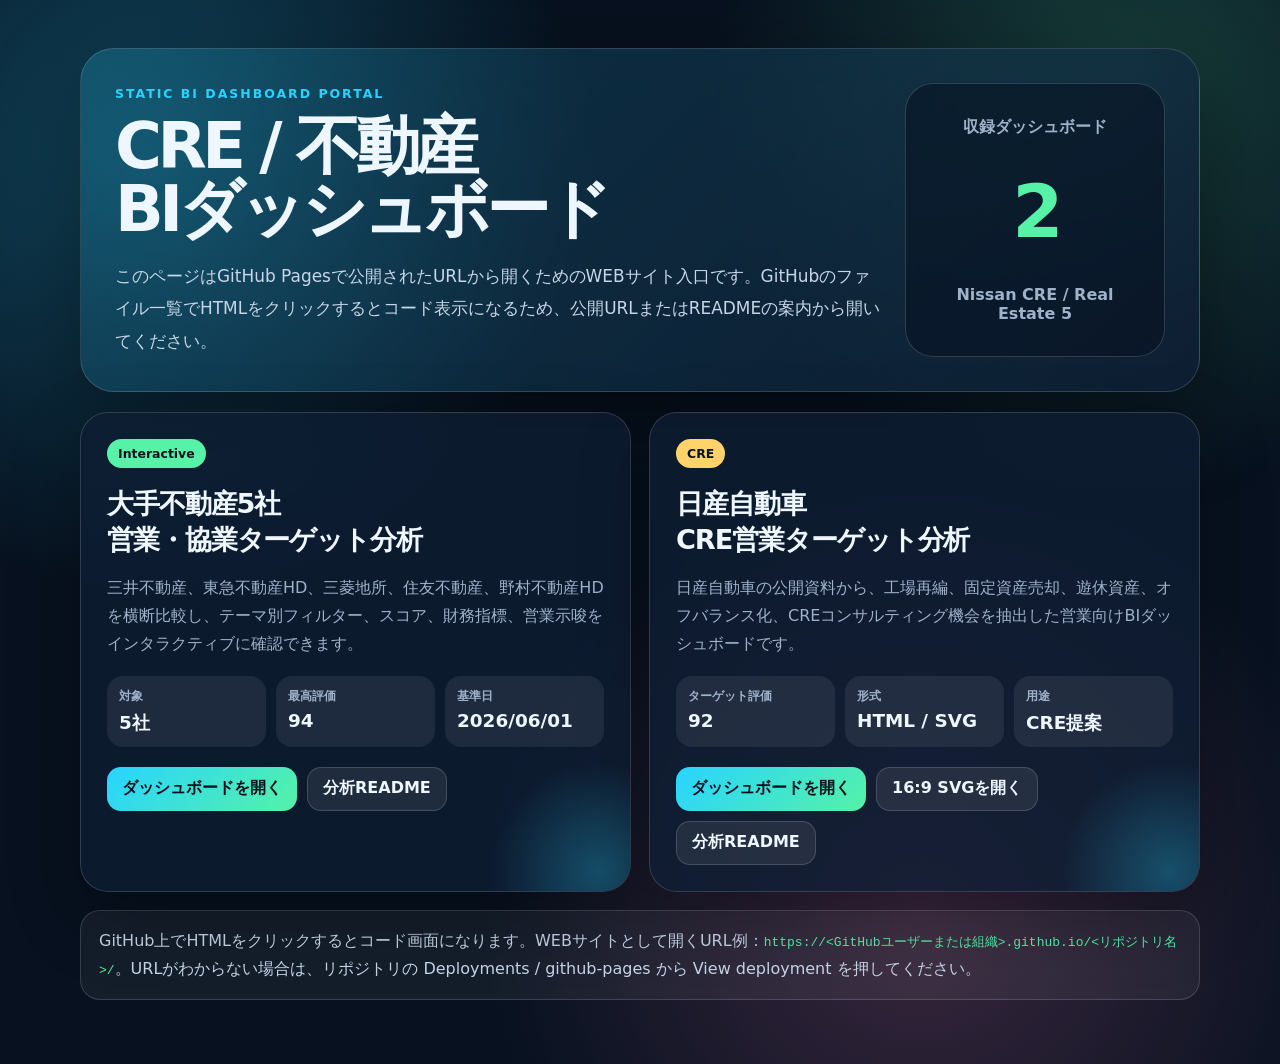
<file: index.html>
<!doctype html>
<html lang="ja">
  <head>
    <meta charset="utf-8" />
    <meta name="viewport" content="width=device-width, initial-scale=1" />
    <title>CRE / 不動産 BI ダッシュボード ポータル</title>
    <style>
      :root {
        color-scheme: dark;
        --bg: #07111f;
        --panel: rgba(15, 30, 52, 0.78);
        --panel-2: rgba(255, 255, 255, 0.075);
        --line: rgba(255, 255, 255, 0.15);
        --text: #eef6ff;
        --muted: #9fb2c9;
        --cyan: #28d4ff;
        --green: #55f2a7;
        --amber: #ffd36a;
        --pink: #ff7ab6;
      }
      * { box-sizing: border-box; }
      body {
        margin: 0;
        min-height: 100vh;
        color: var(--text);
        font-family: Inter, ui-sans-serif, system-ui, -apple-system, BlinkMacSystemFont, "Segoe UI", sans-serif;
        background:
          radial-gradient(circle at 12% 15%, rgba(40, 212, 255, 0.28), transparent 30%),
          radial-gradient(circle at 88% 8%, rgba(85, 242, 167, 0.20), transparent 28%),
          radial-gradient(circle at 72% 86%, rgba(255, 122, 182, 0.20), transparent 34%),
          var(--bg);
      }
      a { color: inherit; }
      .shell { width: min(1120px, calc(100% - 32px)); margin: 0 auto; padding: 48px 0; }
      .hero {
        display: grid;
        grid-template-columns: 1fr 260px;
        gap: 24px;
        align-items: stretch;
        padding: 34px;
        border: 1px solid var(--line);
        border-radius: 34px;
        background: linear-gradient(135deg, rgba(40, 212, 255, 0.18), rgba(15, 30, 52, 0.88));
        box-shadow: 0 28px 90px rgba(0, 0, 0, 0.42);
        backdrop-filter: blur(18px);
      }
      .eyebrow { margin: 0 0 10px; color: var(--cyan); font-size: 0.78rem; font-weight: 900; letter-spacing: 0.16em; text-transform: uppercase; }
      h1 { margin: 0; font-size: clamp(2.3rem, 5vw, 4.9rem); line-height: 0.98; letter-spacing: -0.07em; }
      .lead { max-width: 780px; margin: 20px 0 0; color: #c7d6e8; font-size: 1.06rem; line-height: 1.9; }
      .hero-badge {
        display: grid;
        place-items: center;
        min-height: 210px;
        padding: 22px;
        border: 1px solid rgba(255,255,255,.16);
        border-radius: 28px;
        background: rgba(7, 17, 31, 0.52);
        text-align: center;
      }
      .hero-badge span { color: var(--muted); font-weight: 800; }
      .hero-badge strong { display: block; margin: 8px 0; color: var(--green); font-size: 4.6rem; letter-spacing: -0.08em; }
      .grid { display: grid; grid-template-columns: repeat(2, minmax(0, 1fr)); gap: 18px; margin-top: 20px; }
      .card {
        position: relative;
        overflow: hidden;
        min-height: 330px;
        padding: 26px;
        border: 1px solid var(--line);
        border-radius: 28px;
        background: var(--panel);
        box-shadow: 0 24px 70px rgba(0, 0, 0, 0.30);
      }
      .card::after {
        content: "";
        position: absolute;
        inset: auto -80px -90px auto;
        width: 220px;
        height: 220px;
        border-radius: 999px;
        background: radial-gradient(circle, rgba(40,212,255,.28), transparent 70%);
      }
      .tag { display: inline-flex; padding: 7px 11px; border-radius: 999px; color: #06101d; background: var(--green); font-size: .78rem; font-weight: 900; }
      .tag.secondary { background: var(--amber); }
      h2 { margin: 18px 0 10px; font-size: 1.7rem; letter-spacing: -0.04em; }
      p { color: var(--muted); line-height: 1.75; }
      .metrics { display: grid; grid-template-columns: repeat(3, minmax(0, 1fr)); gap: 10px; margin: 18px 0; }
      .metric { padding: 12px; border-radius: 16px; background: var(--panel-2); }
      .metric span { display: block; color: var(--muted); font-size: .78rem; font-weight: 800; }
      .metric b { display: block; margin-top: 5px; font-size: 1.15rem; }
      .actions { display: flex; flex-wrap: wrap; gap: 10px; margin-top: 20px; }
      .button {
        display: inline-flex;
        align-items: center;
        justify-content: center;
        min-height: 44px;
        padding: 0 15px;
        border: 1px solid rgba(255,255,255,.16);
        border-radius: 14px;
        background: rgba(255,255,255,.08);
        text-decoration: none;
        font-weight: 900;
      }
      .button.primary { color: #06101d; background: linear-gradient(135deg, var(--cyan), var(--green)); border: 0; }
      .notice { margin-top: 18px; padding: 16px 18px; border: 1px solid var(--line); border-radius: 20px; color: #c7d6e8; background: rgba(255,255,255,.055); }
      code { color: var(--green); overflow-wrap: anywhere; }
      @media (max-width: 780px) {
        .shell { width: min(100% - 22px, 1120px); padding: 20px 0; }
        .hero, .grid { grid-template-columns: 1fr; }
        .hero, .card { padding: 20px; border-radius: 24px; }
        .metrics { grid-template-columns: 1fr; }
      }
    </style>
  </head>
  <body>
    <main class="shell">
      <section class="hero">
        <div>
          <p class="eyebrow">Static BI Dashboard Portal</p>
          <h1>CRE / 不動産<br />BIダッシュボード</h1>
          <p class="lead">このページはGitHub Pagesで公開されたURLから開くためのWEBサイト入口です。GitHubのファイル一覧でHTMLをクリックするとコード表示になるため、公開URLまたはREADMEの案内から開いてください。</p>
        </div>
        <div class="hero-badge" aria-label="収録ダッシュボード数">
          <span>収録ダッシュボード</span>
          <strong>2</strong>
          <span>Nissan CRE / Real Estate 5</span>
        </div>
      </section>

      <section class="grid" aria-label="ダッシュボード一覧">
        <article class="card">
          <span class="tag">Interactive</span>
          <h2>大手不動産5社<br />営業・協業ターゲット分析</h2>
          <p>三井不動産、東急不動産HD、三菱地所、住友不動産、野村不動産HDを横断比較し、テーマ別フィルター、スコア、財務指標、営業示唆をインタラクティブに確認できます。</p>
          <div class="metrics">
            <div class="metric"><span>対象</span><b>5社</b></div>
            <div class="metric"><span>最高評価</span><b>94</b></div>
            <div class="metric"><span>基準日</span><b>2026/06/01</b></div>
          </div>
          <div class="actions">
            <a class="button primary" href="research/major_real_estate_5_2026/dashboard/index.html">ダッシュボードを開く</a>
            <a class="button" href="research/major_real_estate_5_2026/README.md">分析README</a>
          </div>
        </article>

        <article class="card">
          <span class="tag secondary">CRE</span>
          <h2>日産自動車<br />CRE営業ターゲット分析</h2>
          <p>日産自動車の公開資料から、工場再編、固定資産売却、遊休資産、オフバランス化、CREコンサルティング機会を抽出した営業向けBIダッシュボードです。</p>
          <div class="metrics">
            <div class="metric"><span>ターゲット評価</span><b>92</b></div>
            <div class="metric"><span>形式</span><b>HTML / SVG</b></div>
            <div class="metric"><span>用途</span><b>CRE提案</b></div>
          </div>
          <div class="actions">
            <a class="button primary" href="research/nissan_cre_2026/dashboard/index.html">ダッシュボードを開く</a>
            <a class="button" href="research/nissan_cre_2026/NISSAN_CRE_DASHBOARD_16x9.svg">16:9 SVGを開く</a>
            <a class="button" href="research/nissan_cre_2026/README.md">分析README</a>
          </div>
        </article>
      </section>

      <p class="notice">GitHub上でHTMLをクリックするとコード画面になります。WEBサイトとして開くURL例：<code>https://&lt;GitHubユーザーまたは組織&gt;.github.io/&lt;リポジトリ名&gt;/</code>。URLがわからない場合は、リポジトリの Deployments / github-pages から View deployment を押してください。</p>
    </main>
  </body>
</html>
</file>
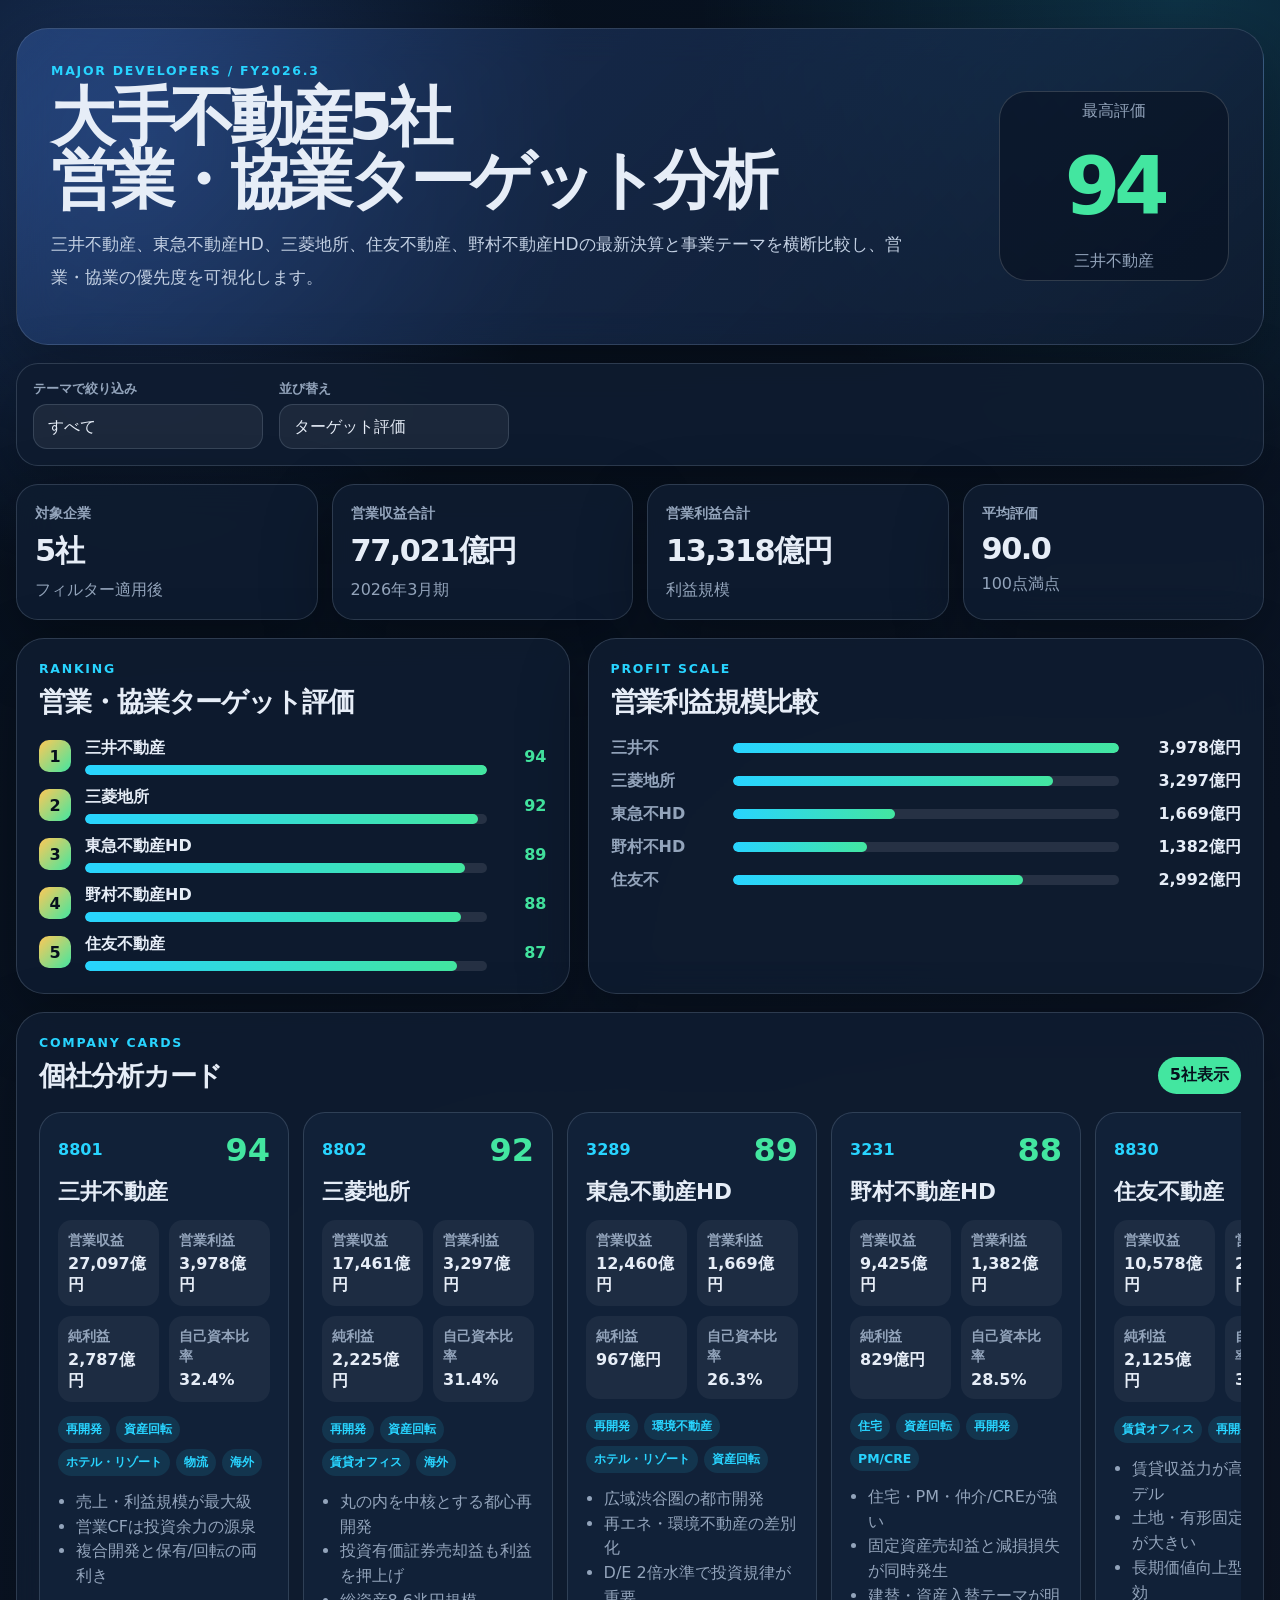
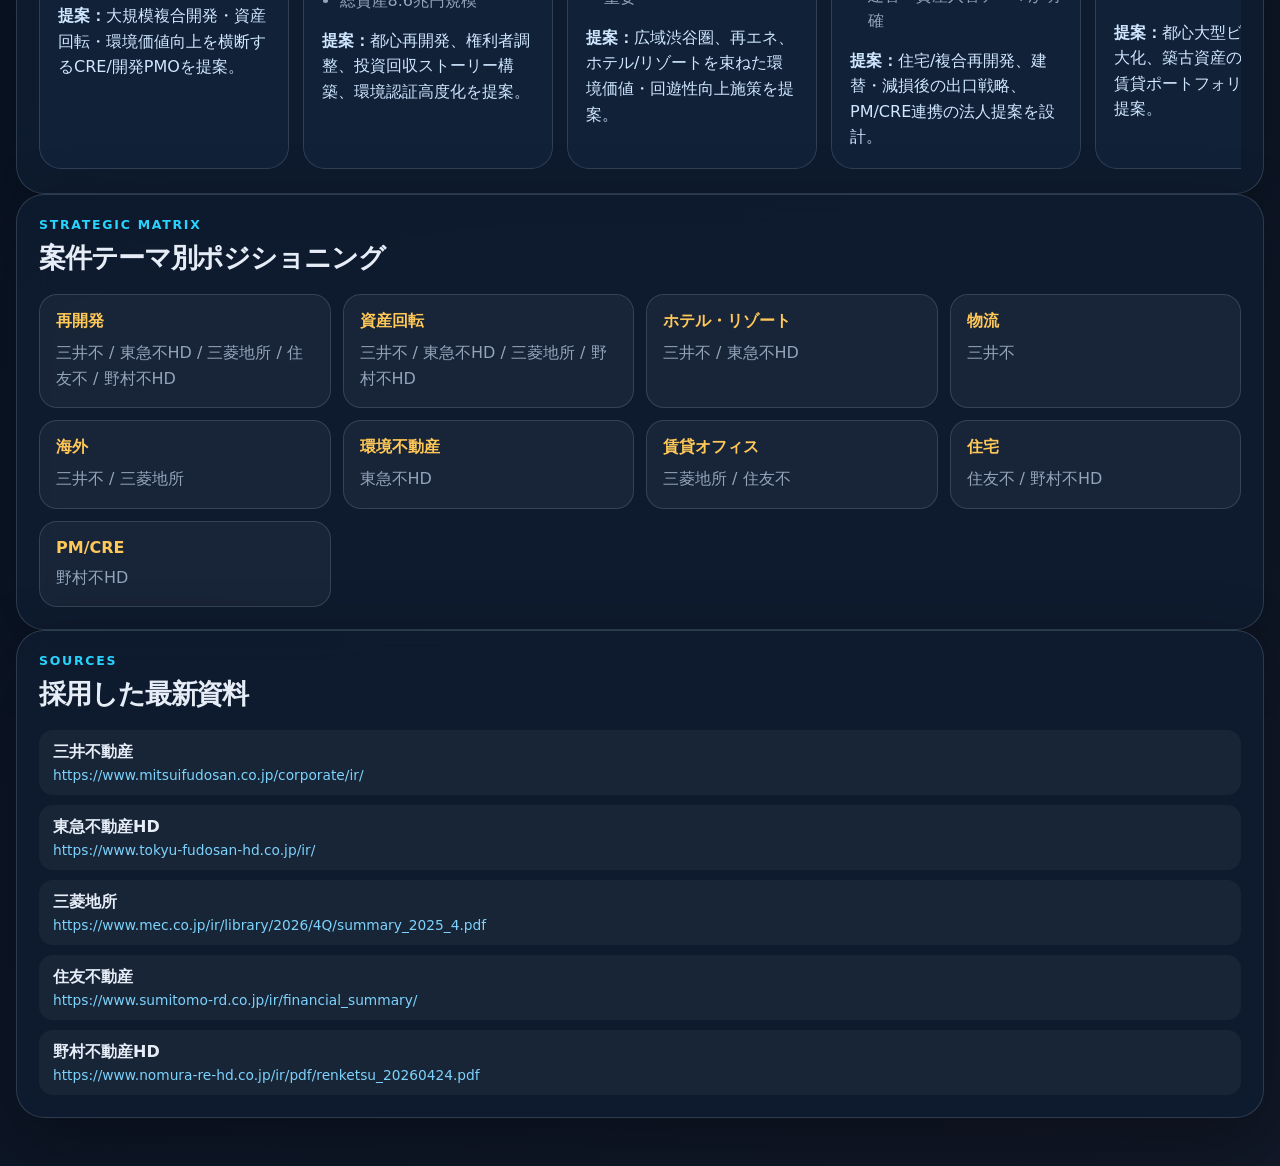
<file: research/major_real_estate_5_2026/dashboard/index.html>
<!doctype html>
<html lang="ja">
  <head>
    <meta charset="utf-8" />
    <meta name="viewport" content="width=device-width, initial-scale=1" />
    <title>大手不動産5社 BI分析ダッシュボード</title>
    <link rel="stylesheet" href="./styles.css" />
    <script src="./app.js" defer></script>
  </head>
  <body>
    <main class="shell">
      <section class="hero">
        <div>
          <p class="eyebrow">Major Developers / FY2026.3</p>
          <h1>大手不動産5社<br />営業・協業ターゲット分析</h1>
          <p class="lead">三井不動産、東急不動産HD、三菱地所、住友不動産、野村不動産HDの最新決算と事業テーマを横断比較し、営業・協業の優先度を可視化します。</p>
        </div>
        <div class="hero-score">
          <span>最高評価</span>
          <strong>94</strong>
          <em>三井不動産</em>
        </div>
      </section>

      <section class="toolbar" aria-label="ダッシュボード操作">
        <div>
          <label for="themeFilter">テーマで絞り込み</label>
          <select id="themeFilter">
            <option value="all">すべて</option>
            <option value="再開発">再開発</option>
            <option value="資産回転">資産回転</option>
            <option value="環境不動産">環境不動産</option>
            <option value="住宅">住宅</option>
            <option value="ホテル・リゾート">ホテル・リゾート</option>
            <option value="賃貸オフィス">賃貸オフィス</option>
          </select>
        </div>
        <div>
          <label for="sortKey">並び替え</label>
          <select id="sortKey">
            <option value="score">ターゲット評価</option>
            <option value="revenue">営業収益</option>
            <option value="operatingProfit">営業利益</option>
            <option value="assets">総資産</option>
            <option value="equityRatio">自己資本比率</option>
          </select>
        </div>
      </section>

      <section class="kpi-grid" id="kpiGrid" aria-label="全体KPI"></section>

      <section class="dashboard-grid">
        <article class="panel ranking-panel">
          <div class="panel-title">
            <p class="eyebrow">Ranking</p>
            <h2>営業・協業ターゲット評価</h2>
          </div>
          <div id="rankingList" class="ranking-list"></div>
        </article>

        <article class="panel chart-panel">
          <div class="panel-title">
            <p class="eyebrow">Profit Scale</p>
            <h2>営業利益規模比較</h2>
          </div>
          <div id="profitChart" class="bar-chart"></div>
        </article>
      </section>

      <section class="panel">
        <div class="panel-title inline">
          <div>
            <p class="eyebrow">Company Cards</p>
            <h2>個社分析カード</h2>
          </div>
          <span id="resultCount" class="pill"></span>
        </div>
        <div id="companyCards" class="company-grid"></div>
      </section>

      <section class="panel matrix-panel">
        <div class="panel-title">
          <p class="eyebrow">Strategic Matrix</p>
          <h2>案件テーマ別ポジショニング</h2>
        </div>
        <div id="themeMatrix" class="matrix"></div>
      </section>

      <section class="panel source-panel">
        <div class="panel-title">
          <p class="eyebrow">Sources</p>
          <h2>採用した最新資料</h2>
        </div>
        <div id="sourceList" class="source-list"></div>
      </section>
    </main>
  </body>
</html>
</file>
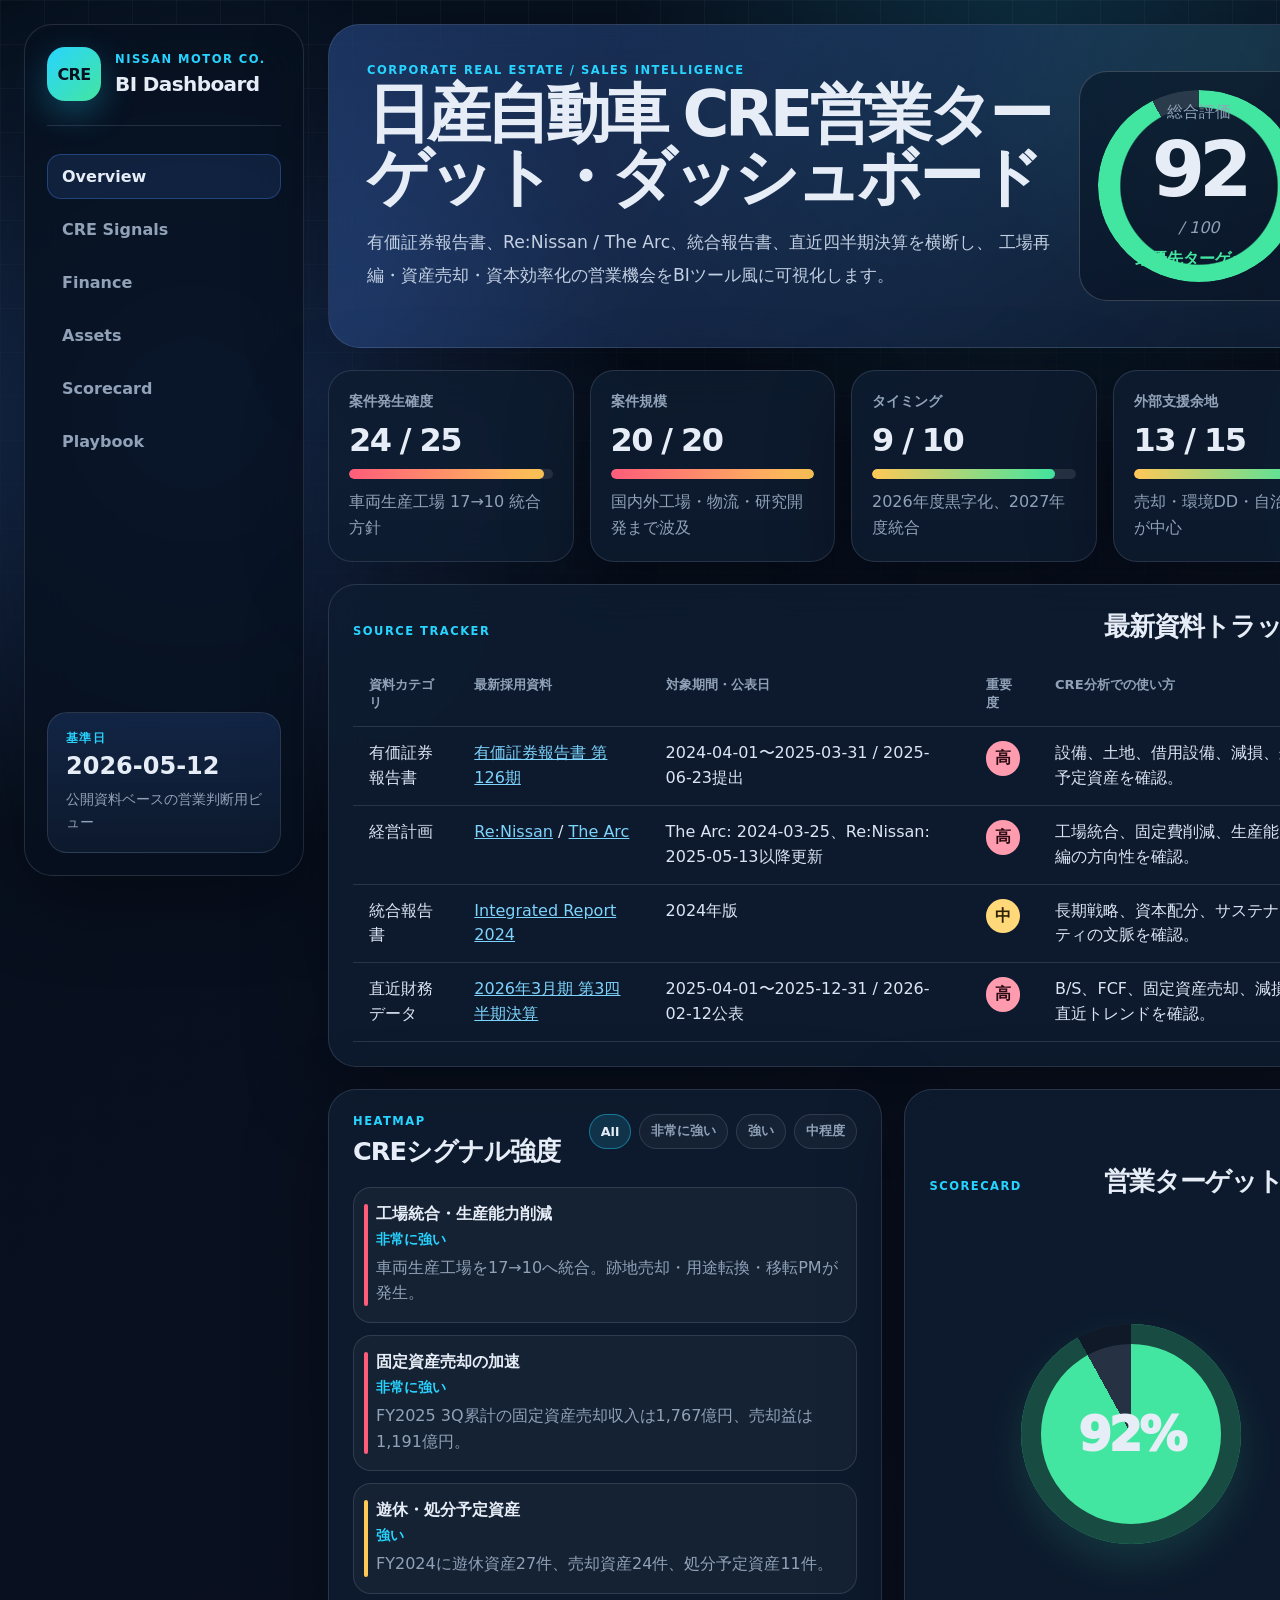
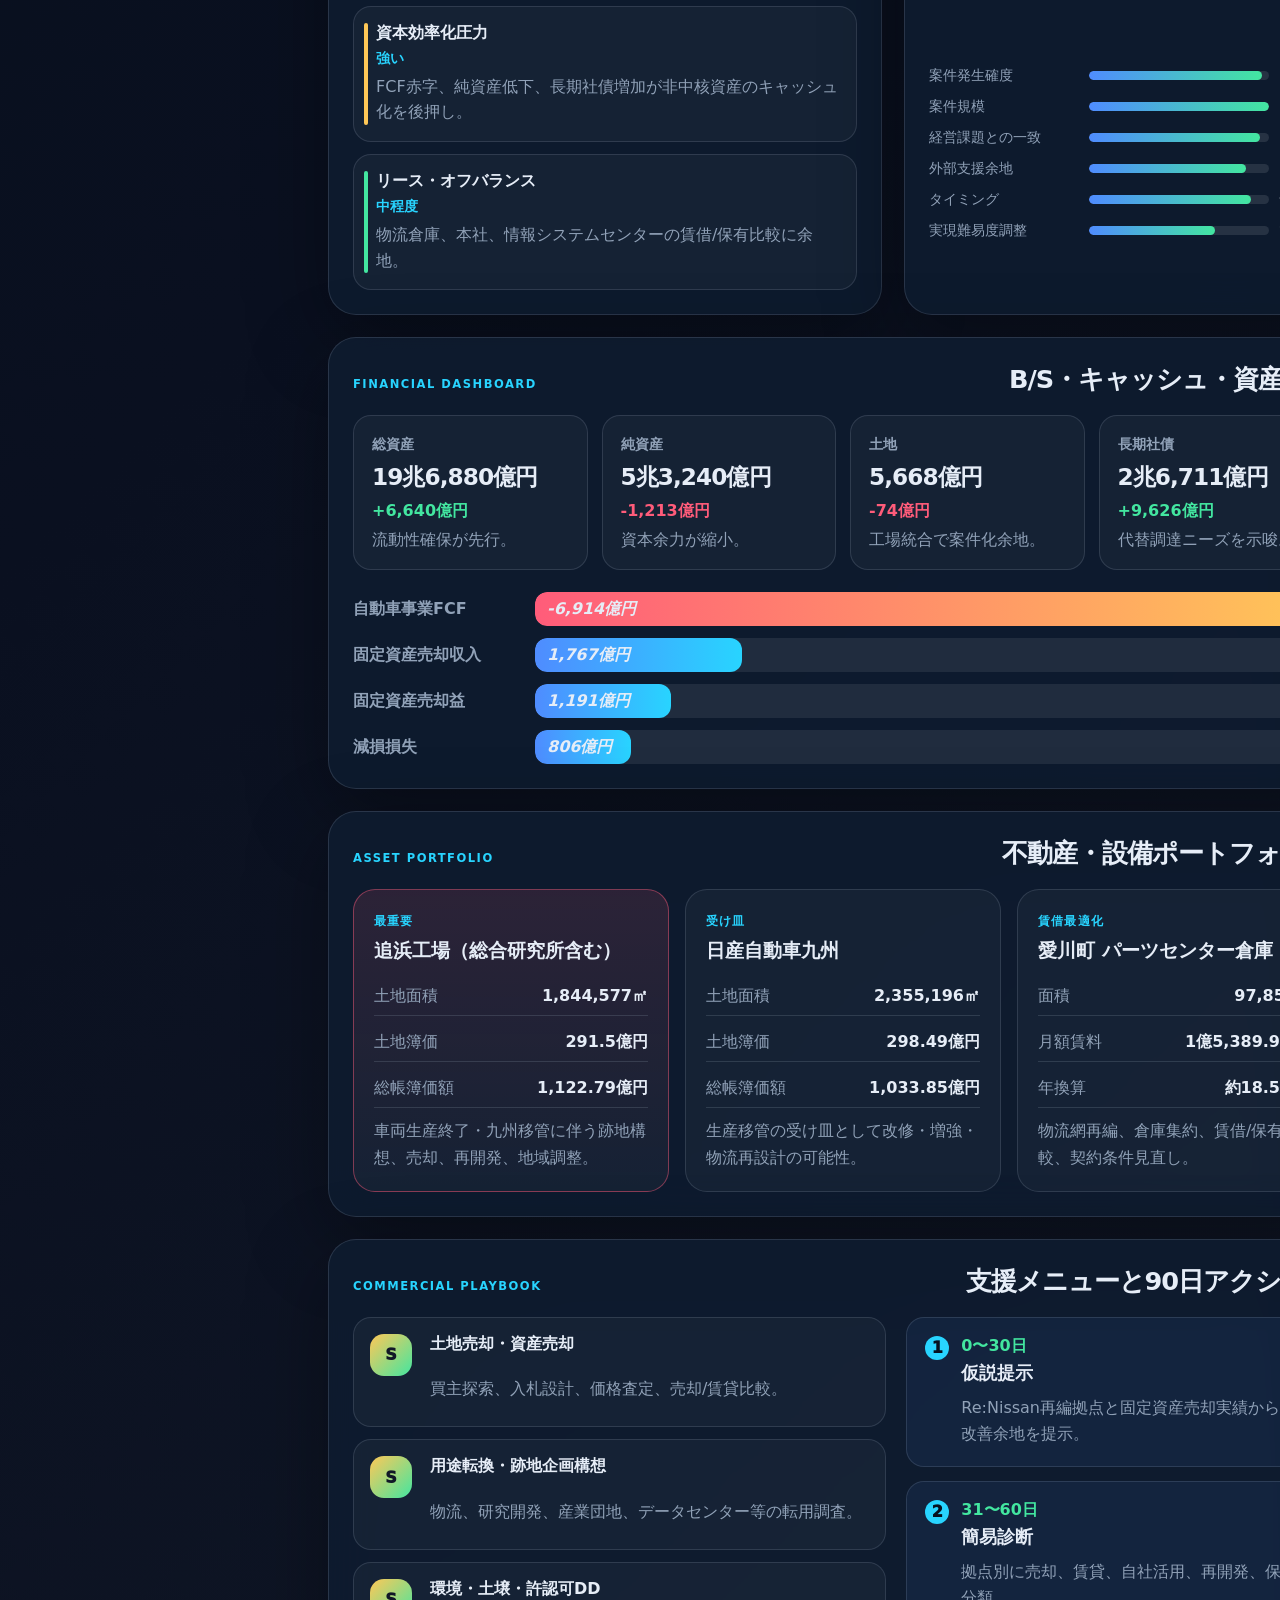
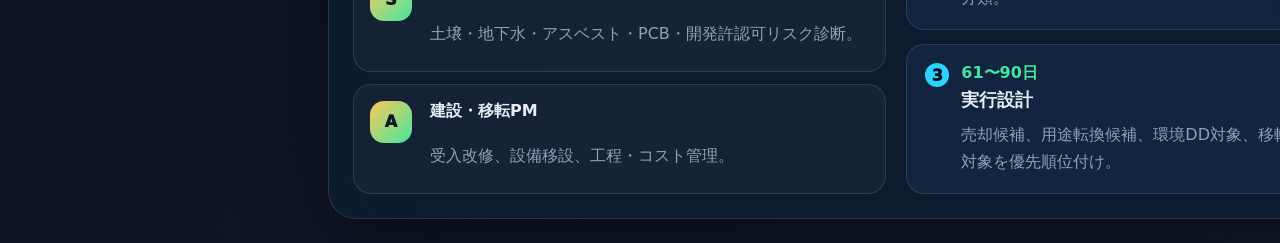
<file: research/nissan_cre_2026/dashboard/index.html>
<!doctype html>
<html lang="ja">
  <head>
    <meta charset="utf-8" />
    <meta name="viewport" content="width=device-width, initial-scale=1" />
    <title>日産自動車 CRE営業ターゲット BI Dashboard</title>
    <link rel="stylesheet" href="./styles.css" />
    <script src="./app.js" defer></script>
  </head>
  <body>
    <div class="app-shell">
      <aside class="sidebar" aria-label="ダッシュボードナビゲーション">
        <div class="brand">
          <span class="brand-mark">CRE</span>
          <div>
            <p class="eyebrow">Nissan Motor Co.</p>
            <h1>BI Dashboard</h1>
          </div>
        </div>
        <nav class="nav-list">
          <a href="#overview" class="active">Overview</a>
          <a href="#signals">CRE Signals</a>
          <a href="#finance">Finance</a>
          <a href="#assets">Assets</a>
          <a href="#scorecard">Scorecard</a>
          <a href="#playbook">Playbook</a>
        </nav>
        <section class="sidebar-card">
          <p class="label">基準日</p>
          <strong>2026-05-12</strong>
          <span>公開資料ベースの営業判断用ビュー</span>
        </section>
      </aside>

      <main class="dashboard">
        <header class="hero" id="overview">
          <div>
            <p class="eyebrow">Corporate Real Estate / Sales Intelligence</p>
            <h2>日産自動車 CRE営業ターゲット・ダッシュボード</h2>
            <p class="hero-copy">
              有価証券報告書、Re:Nissan / The Arc、統合報告書、直近四半期決算を横断し、
              工場再編・資産売却・資本効率化の営業機会をBIツール風に可視化します。
            </p>
          </div>
          <div class="hero-score" aria-label="総合評価 92点">
            <span>総合評価</span>
            <strong>92</strong>
            <em>/ 100</em>
            <p>最優先ターゲット</p>
          </div>
        </header>

        <section class="kpi-grid" aria-label="重要KPI">
          <article class="kpi-card critical">
            <span>案件発生確度</span>
            <strong>24 / 25</strong>
            <div class="meter"><i style="width: 96%"></i></div>
            <p>車両生産工場 17→10 統合方針</p>
          </article>
          <article class="kpi-card critical">
            <span>案件規模</span>
            <strong>20 / 20</strong>
            <div class="meter"><i style="width: 100%"></i></div>
            <p>国内外工場・物流・研究開発まで波及</p>
          </article>
          <article class="kpi-card warning">
            <span>タイミング</span>
            <strong>9 / 10</strong>
            <div class="meter"><i style="width: 90%"></i></div>
            <p>2026年度黒字化、2027年度統合</p>
          </article>
          <article class="kpi-card warning">
            <span>外部支援余地</span>
            <strong>13 / 15</strong>
            <div class="meter"><i style="width: 87%"></i></div>
            <p>売却・環境DD・自治体調整が中心</p>
          </article>
        </section>

        <section class="panel source-panel">
          <div class="section-title">
            <p class="eyebrow">Source Tracker</p>
            <h3>最新資料トラッカー</h3>
          </div>
          <div class="table-wrap">
            <table>
              <thead>
                <tr>
                  <th>資料カテゴリ</th>
                  <th>最新採用資料</th>
                  <th>対象期間・公表日</th>
                  <th>重要度</th>
                  <th>CRE分析での使い方</th>
                </tr>
              </thead>
              <tbody>
                <tr>
                  <td>有価証券報告書</td>
                  <td><a href="https://disclosure2dl.edinet-fsa.go.jp/searchdocument/pdf/S100W2UQ.pdf">有価証券報告書 第126期</a></td>
                  <td>2024-04-01〜2025-03-31 / 2025-06-23提出</td>
                  <td><span class="badge high">高</span></td>
                  <td>設備、土地、借用設備、減損、処分予定資産を確認。</td>
                </tr>
                <tr>
                  <td>経営計画</td>
                  <td><a href="https://www2.nissan-global.com/JP/COMPANY/PLAN/RENISSAN/">Re:Nissan</a> / <a href="https://www.nissan-global.com/JP/NEWS/ASSETS/PDF/240325-02-j_presentation.pdf">The Arc</a></td>
                  <td>The Arc: 2024-03-25、Re:Nissan: 2025-05-13以降更新</td>
                  <td><span class="badge high">高</span></td>
                  <td>工場統合、固定費削減、生産能力再編の方向性を確認。</td>
                </tr>
                <tr>
                  <td>統合報告書</td>
                  <td><a href="https://www.nissan-global.com/EN/IR/INTEGRATED_REPORT/">Integrated Report 2024</a></td>
                  <td>2024年版</td>
                  <td><span class="badge mid">中</span></td>
                  <td>長期戦略、資本配分、サステナビリティの文脈を確認。</td>
                </tr>
                <tr>
                  <td>直近財務データ</td>
                  <td><a href="https://www.nissan-global.com/EN/IR/FINANCIAL_RESULTS/ASSETS/DATA/2025/20253rd_financialresult_059_e.pdf">2026年3月期 第3四半期決算</a></td>
                  <td>2025-04-01〜2025-12-31 / 2026-02-12公表</td>
                  <td><span class="badge high">高</span></td>
                  <td>B/S、FCF、固定資産売却、減損の直近トレンドを確認。</td>
                </tr>
              </tbody>
            </table>
          </div>
        </section>

        <section class="two-column" id="signals">
          <article class="panel">
            <div class="section-title stacked">
              <div>
                <p class="eyebrow">Heatmap</p>
                <h3>CREシグナル強度</h3>
              </div>
              <div class="filter-pills" aria-label="シグナル強度フィルター">
                <button type="button" class="active" data-filter="all">All</button>
                <button type="button" data-filter="severe">非常に強い</button>
                <button type="button" data-filter="high">強い</button>
                <button type="button" data-filter="medium">中程度</button>
              </div>
            </div>
            <div class="signal-list">
              <div class="signal-item severe"><b>工場統合・生産能力削減</b><span>非常に強い</span><p>車両生産工場を17→10へ統合。跡地売却・用途転換・移転PMが発生。</p></div>
              <div class="signal-item severe"><b>固定資産売却の加速</b><span>非常に強い</span><p>FY2025 3Q累計の固定資産売却収入は1,767億円、売却益は1,191億円。</p></div>
              <div class="signal-item high"><b>遊休・処分予定資産</b><span>強い</span><p>FY2024に遊休資産27件、売却資産24件、処分予定資産11件。</p></div>
              <div class="signal-item high"><b>資本効率化圧力</b><span>強い</span><p>FCF赤字、純資産低下、長期社債増加が非中核資産のキャッシュ化を後押し。</p></div>
              <div class="signal-item medium"><b>リース・オフバランス</b><span>中程度</span><p>物流倉庫、本社、情報システムセンターの賃借/保有比較に余地。</p></div>
            </div>
          </article>

          <article class="panel chart-card" id="scorecard">
            <div class="section-title">
              <p class="eyebrow">Scorecard</p>
              <h3>営業ターゲット評価</h3>
            </div>
            <div class="radial" style="--score: 92" aria-label="92パーセント">
              <span>92%</span>
            </div>
            <div class="score-bars">
              <div><span>案件発生確度</span><i><b style="width:96%"></b></i><em>24/25</em></div>
              <div><span>案件規模</span><i><b style="width:100%"></b></i><em>20/20</em></div>
              <div><span>経営課題との一致</span><i><b style="width:95%"></b></i><em>19/20</em></div>
              <div><span>外部支援余地</span><i><b style="width:87%"></b></i><em>13/15</em></div>
              <div><span>タイミング</span><i><b style="width:90%"></b></i><em>9/10</em></div>
              <div><span>実現難易度調整</span><i><b style="width:70%"></b></i><em>7/10</em></div>
            </div>
          </article>
        </section>

        <section class="panel" id="finance">
          <div class="section-title">
            <p class="eyebrow">Financial Dashboard</p>
            <h3>B/S・キャッシュ・資産売却</h3>
          </div>
          <div class="finance-grid">
            <article><span>総資産</span><strong>19兆6,880億円</strong><em>+6,640億円</em><p>流動性確保が先行。</p></article>
            <article><span>純資産</span><strong>5兆3,240億円</strong><em class="down">-1,213億円</em><p>資本余力が縮小。</p></article>
            <article><span>土地</span><strong>5,668億円</strong><em class="down">-74億円</em><p>工場統合で案件化余地。</p></article>
            <article><span>長期社債</span><strong>2兆6,711億円</strong><em>+9,626億円</em><p>代替調達ニーズを示唆。</p></article>
          </div>
          <div class="bar-chart" aria-label="キャッシュ創出・固定資産売却グラフ">
            <div class="bar-row negative"><span>自動車事業FCF</span><i style="--bar: 100%"><b>-6,914億円</b></i></div>
            <div class="bar-row"><span>固定資産売却収入</span><i style="--bar: 26%"><b>1,767億円</b></i></div>
            <div class="bar-row"><span>固定資産売却益</span><i style="--bar: 17%"><b>1,191億円</b></i></div>
            <div class="bar-row"><span>減損損失</span><i style="--bar: 12%"><b>806億円</b></i></div>
          </div>
        </section>

        <section class="panel" id="assets">
          <div class="section-title">
            <p class="eyebrow">Asset Portfolio</p>
            <h3>不動産・設備ポートフォリオ</h3>
          </div>
          <div class="asset-cards">
            <article class="asset-card focus">
              <span>最重要</span>
              <h4>追浜工場（総合研究所含む）</h4>
              <dl><div><dt>土地面積</dt><dd>1,844,577㎡</dd></div><div><dt>土地簿価</dt><dd>291.5億円</dd></div><div><dt>総帳簿価額</dt><dd>1,122.79億円</dd></div></dl>
              <p>車両生産終了・九州移管に伴う跡地構想、売却、再開発、地域調整。</p>
            </article>
            <article class="asset-card">
              <span>受け皿</span>
              <h4>日産自動車九州</h4>
              <dl><div><dt>土地面積</dt><dd>2,355,196㎡</dd></div><div><dt>土地簿価</dt><dd>298.49億円</dd></div><div><dt>総帳簿価額</dt><dd>1,033.85億円</dd></div></dl>
              <p>生産移管の受け皿として改修・増強・物流再設計の可能性。</p>
            </article>
            <article class="asset-card">
              <span>賃借最適化</span>
              <h4>愛川町 パーツセンター倉庫</h4>
              <dl><div><dt>面積</dt><dd>97,852㎡</dd></div><div><dt>月額賃料</dt><dd>1億5,389.9万円</dd></div><div><dt>年換算</dt><dd>約18.5億円</dd></div></dl>
              <p>物流網再編、倉庫集約、賃借/保有比較、契約条件見直し。</p>
            </article>
          </div>
        </section>

        <section class="panel" id="playbook">
          <div class="section-title">
            <p class="eyebrow">Commercial Playbook</p>
            <h3>支援メニューと90日アクション</h3>
          </div>
          <div class="playbook-grid">
            <div class="priority-list">
              <div><span>S</span><b>土地売却・資産売却</b><p>買主探索、入札設計、価格査定、売却/賃貸比較。</p></div>
              <div><span>S</span><b>用途転換・跡地企画構想</b><p>物流、研究開発、産業団地、データセンター等の転用調査。</p></div>
              <div><span>S</span><b>環境・土壌・許認可DD</b><p>土壌・地下水・アスベスト・PCB・開発許認可リスク診断。</p></div>
              <div><span>A</span><b>建設・移転PM</b><p>受入改修、設備移設、工程・コスト管理。</p></div>
            </div>
            <ol class="timeline">
              <li><b>0〜30日</b><span>仮説提示</span><p>Re:Nissan再編拠点と固定資産売却実績からCRE改善余地を提示。</p></li>
              <li><b>31〜60日</b><span>簡易診断</span><p>拠点別に売却、賃貸、自社活用、再開発、保留を分類。</p></li>
              <li><b>61〜90日</b><span>実行設計</span><p>売却候補、用途転換候補、環境DD対象、移転PM対象を優先順位付け。</p></li>
            </ol>
          </div>
        </section>
      </main>
    </div>
  </body>
</html>
</file>
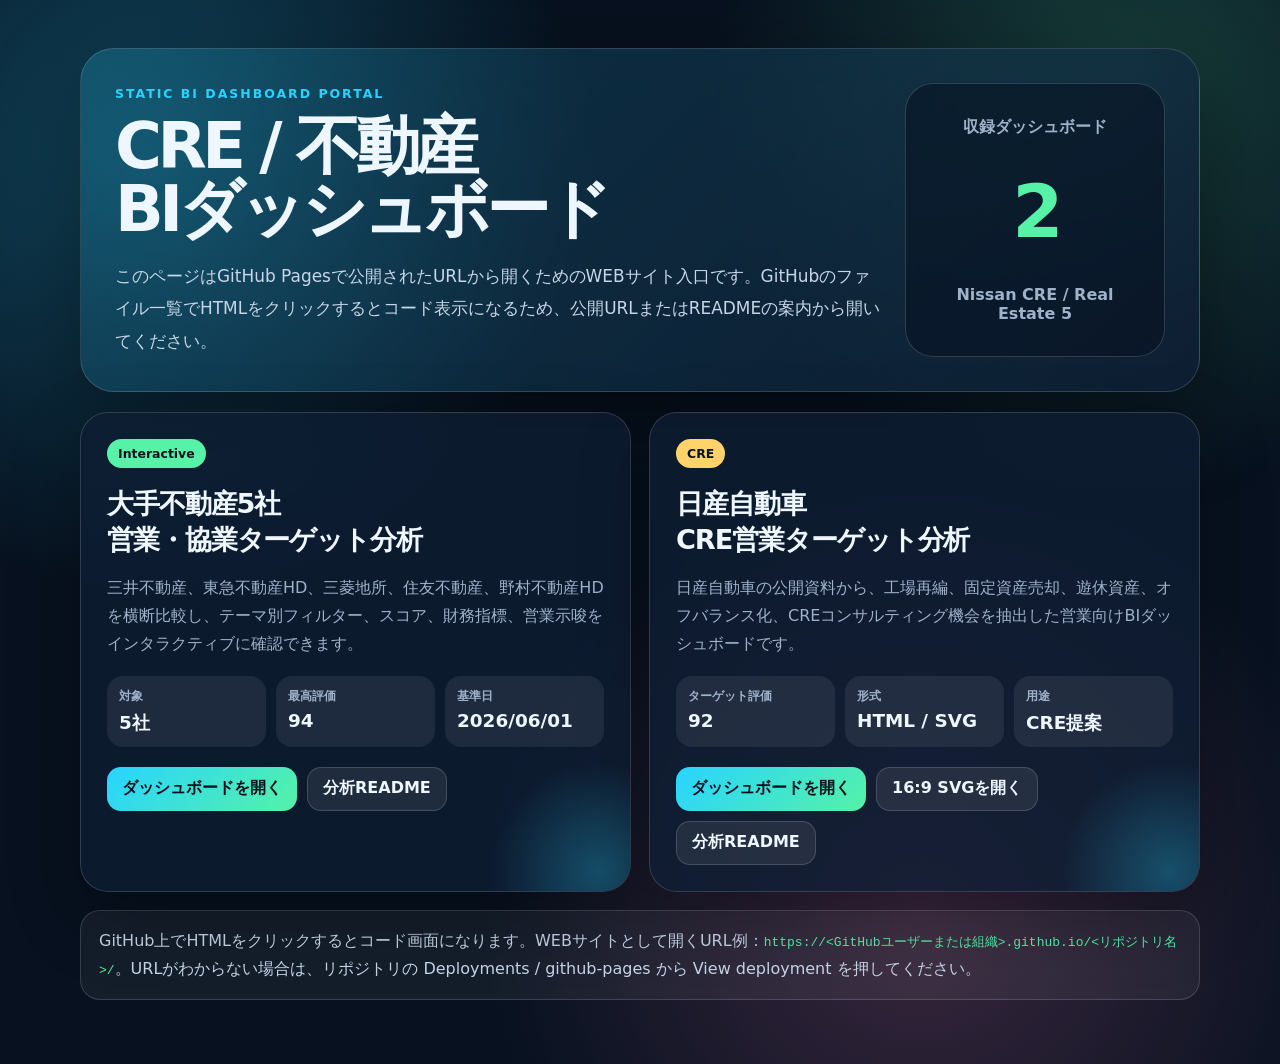
<file: OPEN_WEBSITE.html>
<!doctype html>
<html lang="ja">
  <head>
    <meta charset="utf-8" />
    <meta name="viewport" content="width=device-width, initial-scale=1" />
    <meta http-equiv="refresh" content="0; url=./index.html" />
    <title>ダッシュボードを開く</title>
    <style>
      :root { color-scheme: dark; --bg:#07111f; --panel:rgba(15,30,52,.86); --text:#eef6ff; --muted:#9fb2c9; --cyan:#28d4ff; --green:#55f2a7; --line:rgba(255,255,255,.16); }
      * { box-sizing: border-box; }
      body { margin:0; min-height:100vh; display:grid; place-items:center; padding:24px; color:var(--text); font-family:system-ui,-apple-system,BlinkMacSystemFont,"Segoe UI",sans-serif; background:radial-gradient(circle at 20% 10%,rgba(40,212,255,.28),transparent 34%),radial-gradient(circle at 90% 90%,rgba(85,242,167,.18),transparent 30%),var(--bg); }
      main { width:min(720px,100%); padding:30px; border:1px solid var(--line); border-radius:28px; background:var(--panel); box-shadow:0 28px 90px rgba(0,0,0,.42); text-align:center; }
      h1 { margin:0 0 12px; font-size:clamp(2rem,8vw,3.8rem); line-height:1; letter-spacing:-.06em; }
      p { color:var(--muted); line-height:1.8; }
      a { display:inline-flex; align-items:center; justify-content:center; min-height:48px; margin-top:16px; padding:0 18px; border-radius:14px; color:#06101d; background:linear-gradient(135deg,var(--cyan),var(--green)); font-weight:900; text-decoration:none; }
    </style>
  </head>
  <body>
    <main>
      <h1>BIダッシュボードを開いています</h1>
      <p>自動で移動しない場合は、下のボタンを押してください。</p>
      <a href="./index.html">ダッシュボードポータルを開く</a>
    </main>
  </body>
</html>
</file>
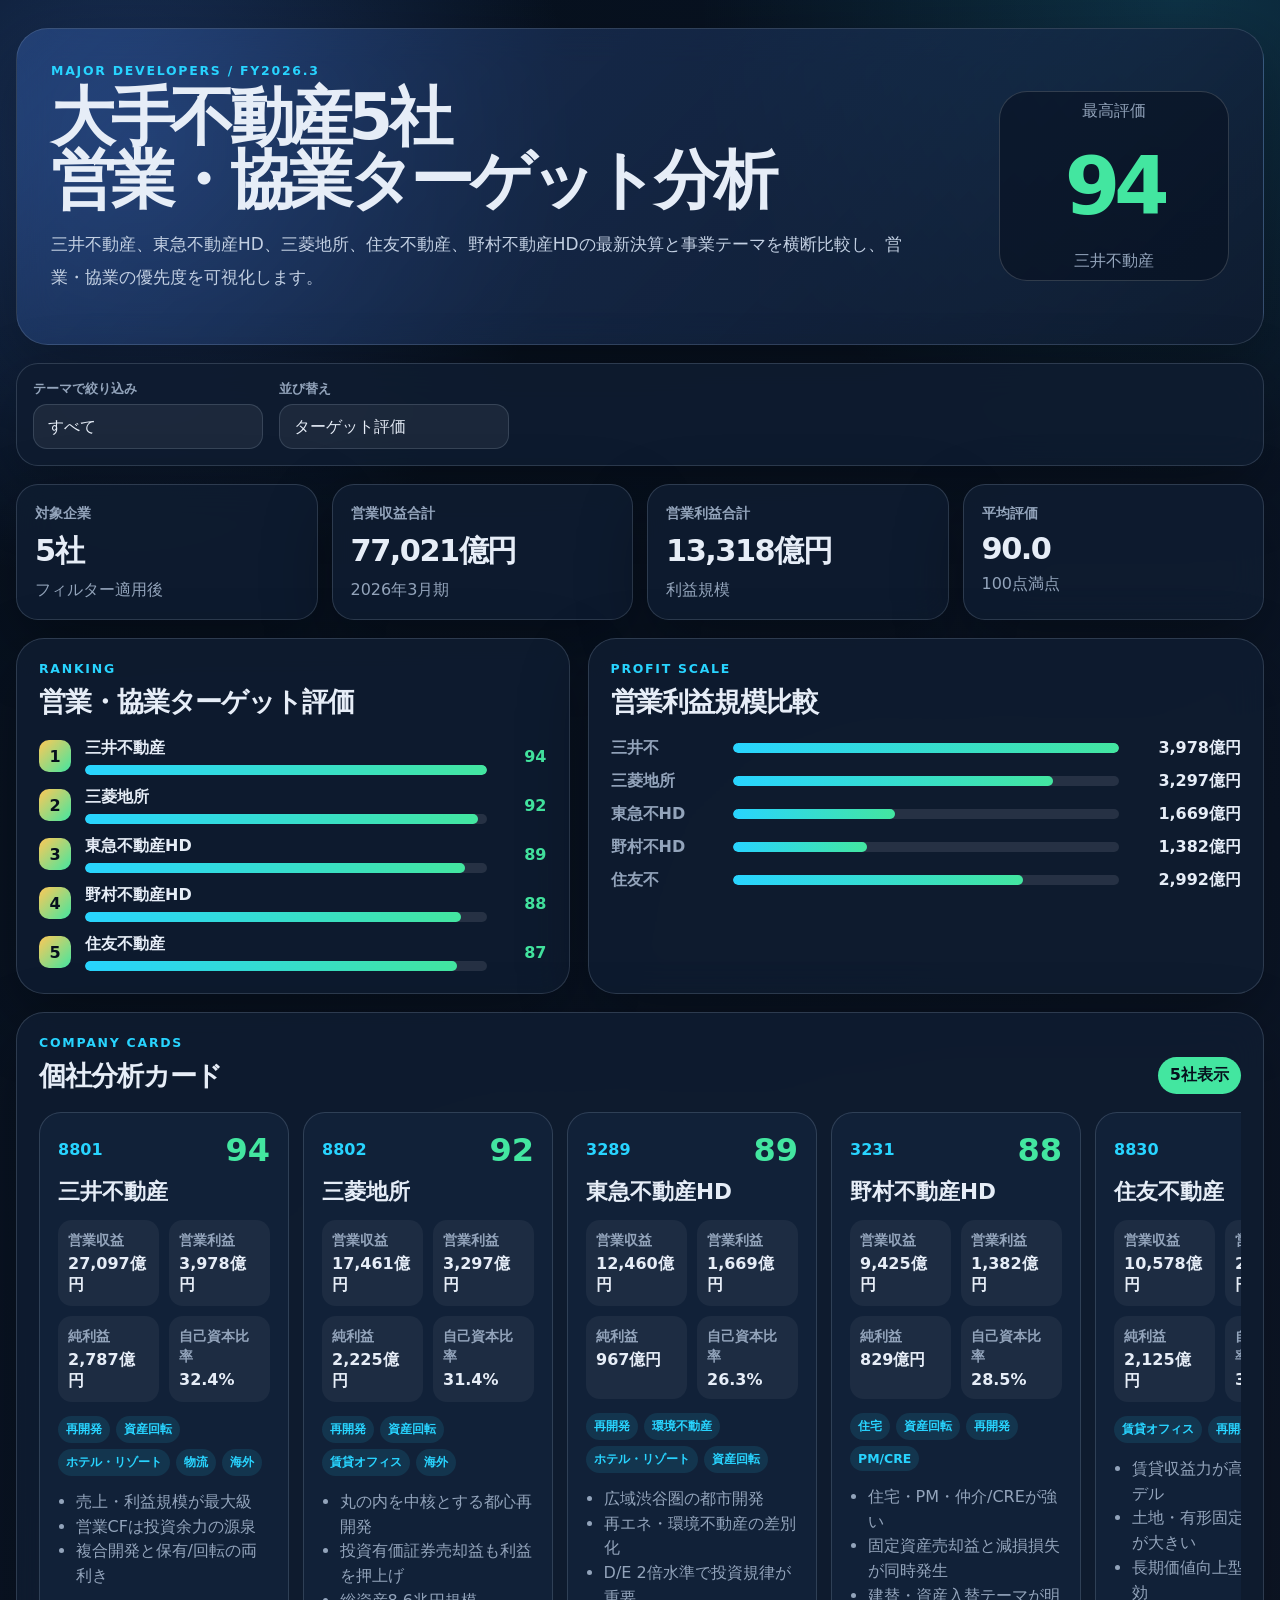
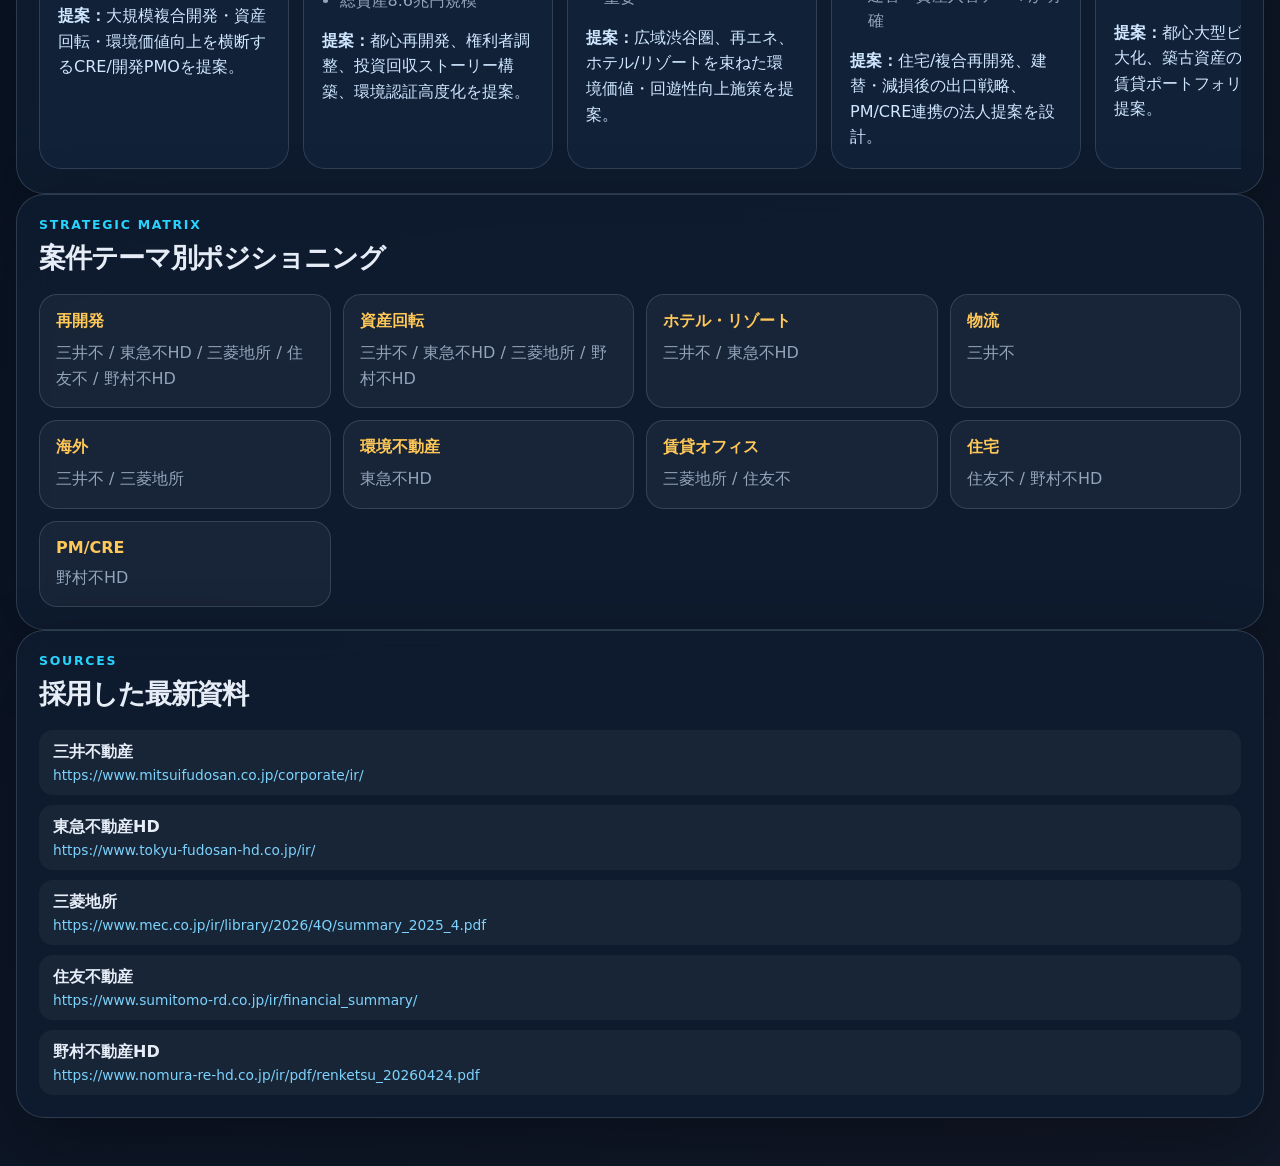
<file: research/major_real_estate_5_2026/OPEN_DASHBOARD.html>
<!doctype html>
<html lang="ja">
  <head>
    <meta charset="utf-8" />
    <meta http-equiv="refresh" content="0; url=./dashboard/index.html" />
    <meta name="viewport" content="width=device-width, initial-scale=1" />
    <title>大手不動産5社 BIダッシュボードを開く</title>
  </head>
  <body>
    <p>自動で開かない場合は <a href="./dashboard/index.html">dashboard/index.html</a> を開いてください。</p>
  </body>
</html>
</file>
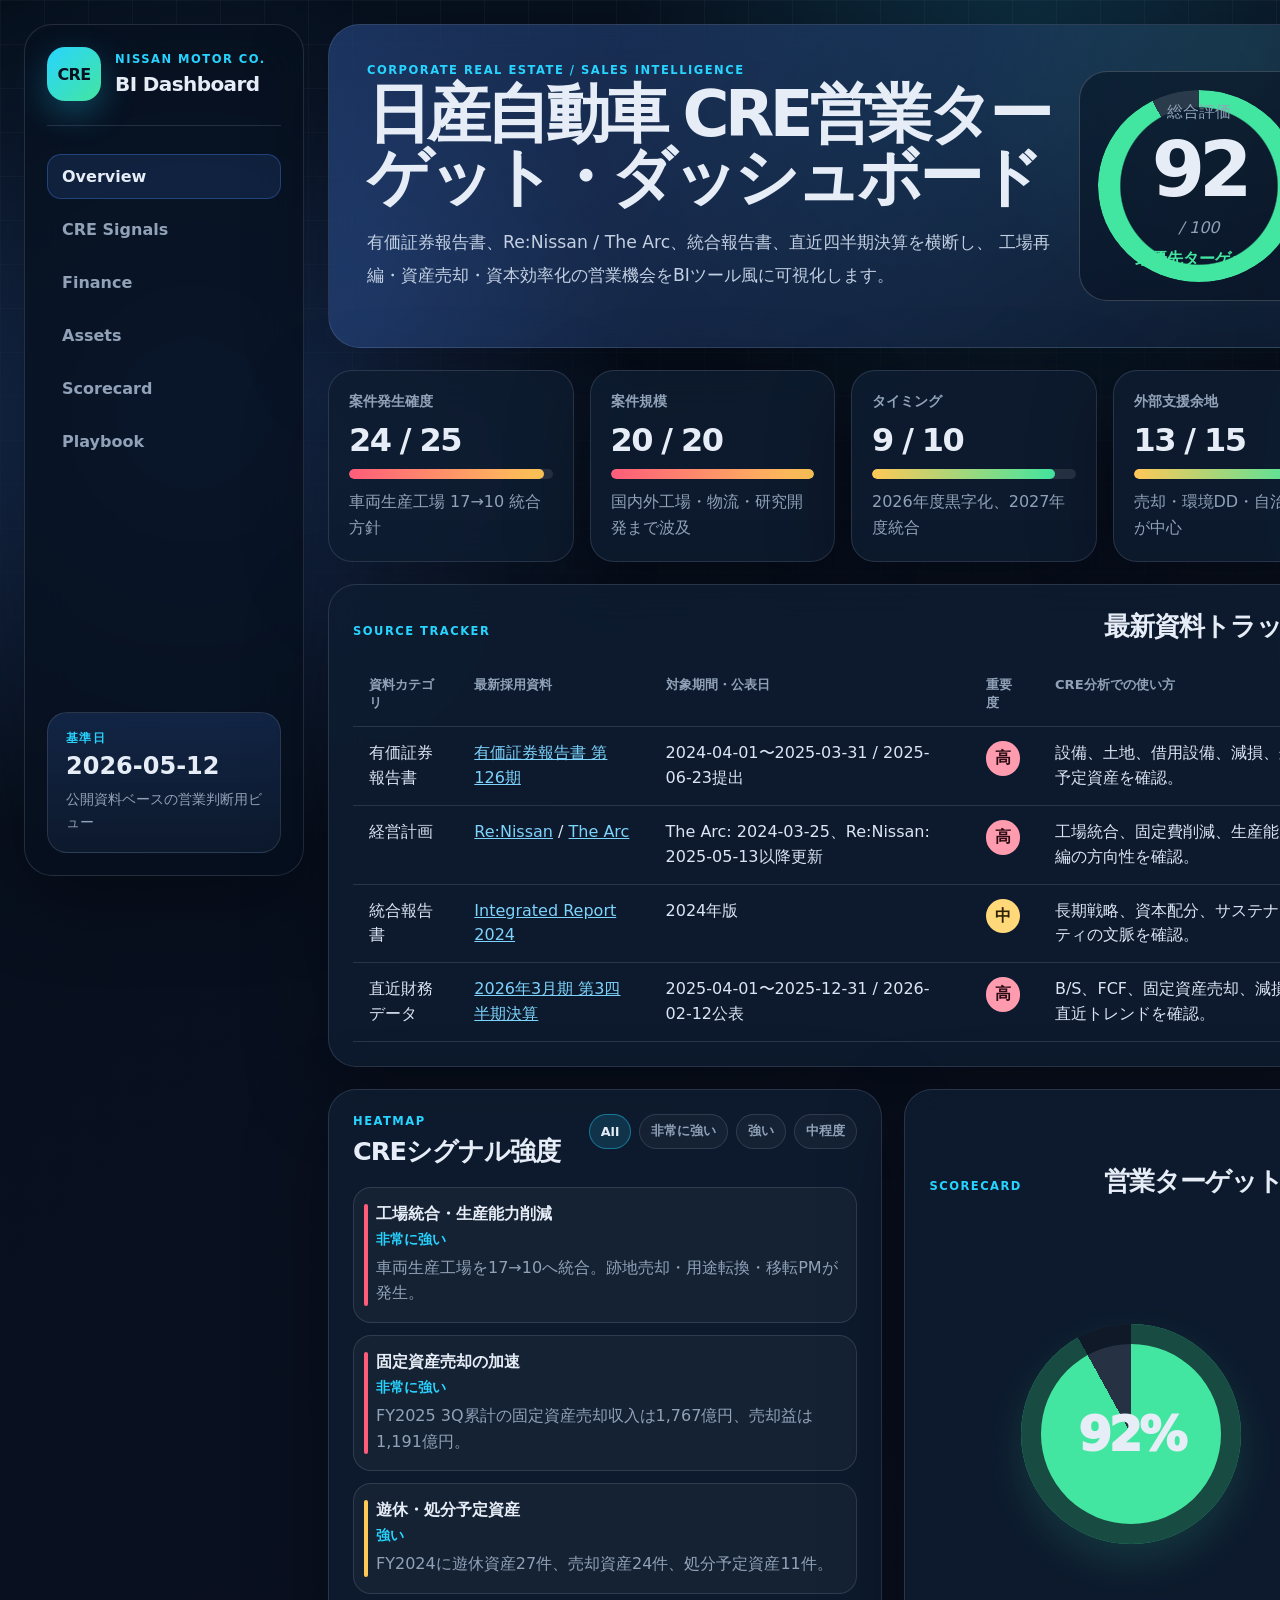
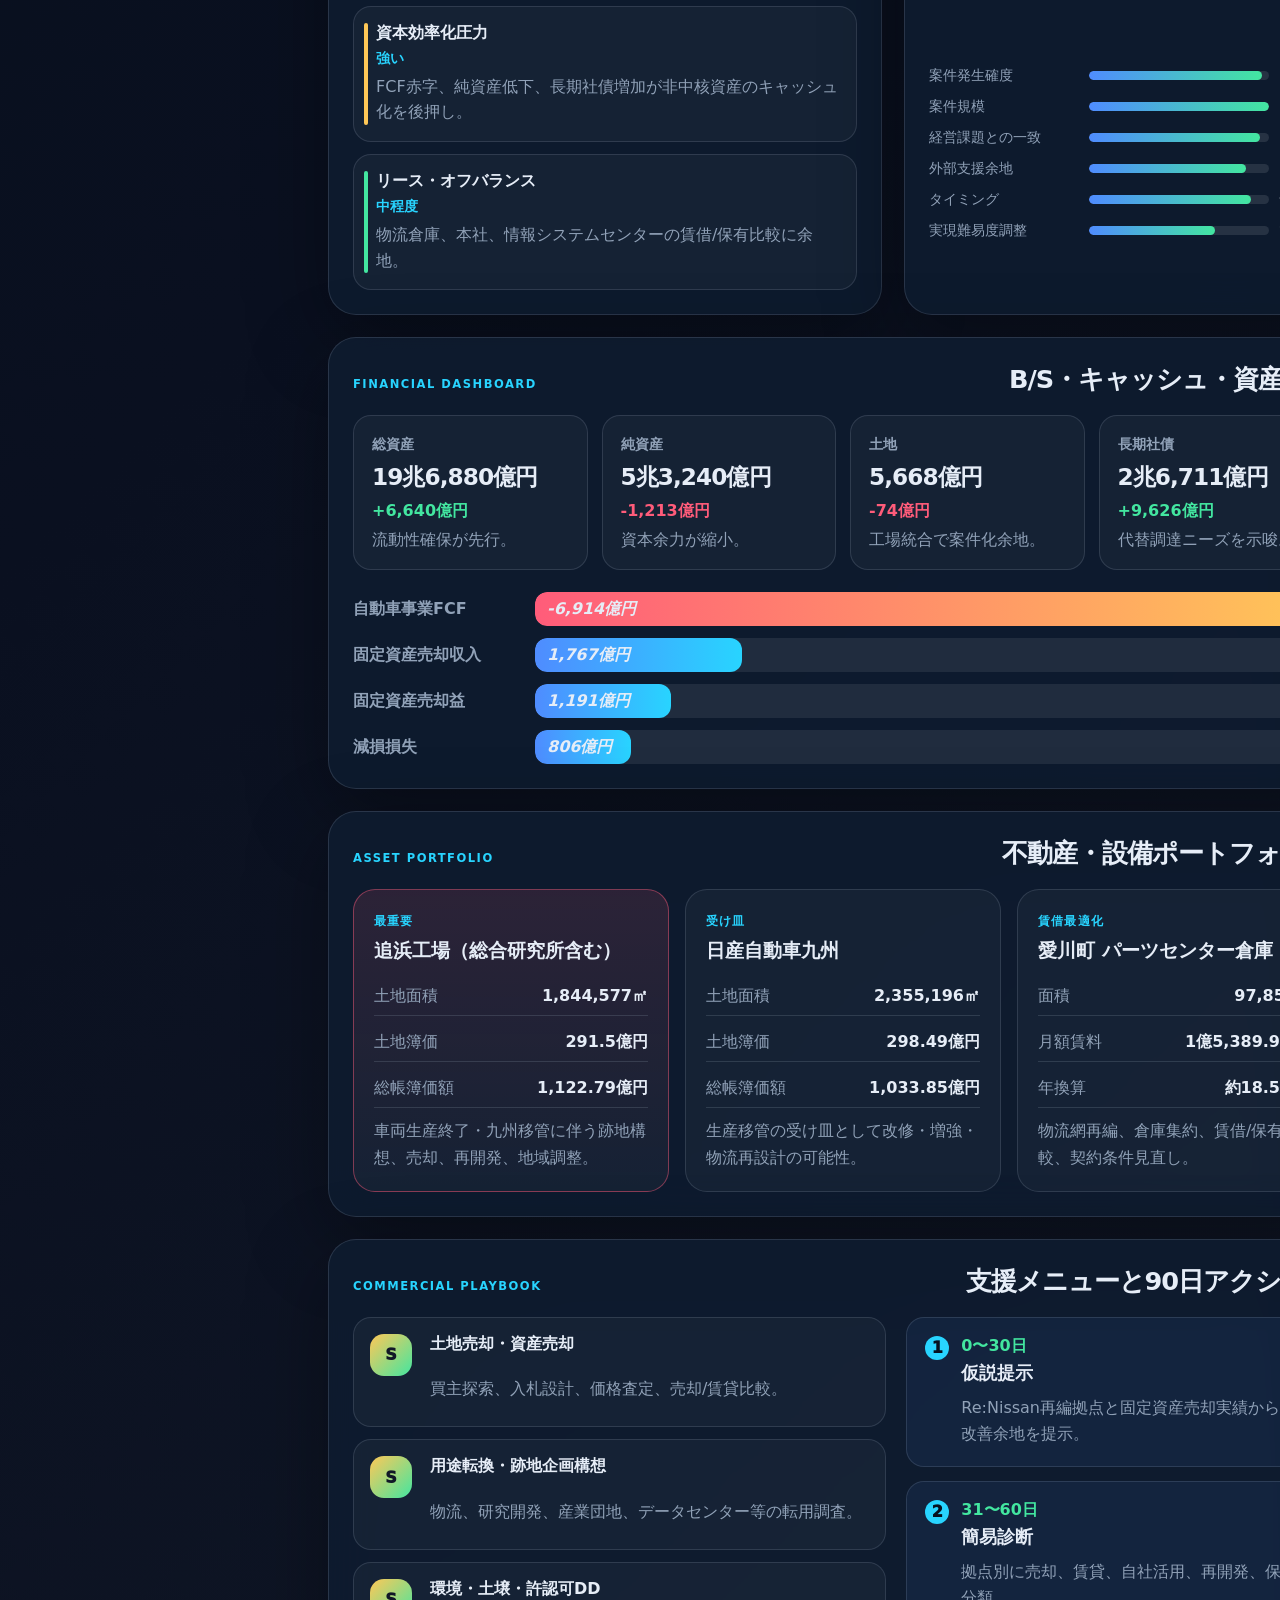
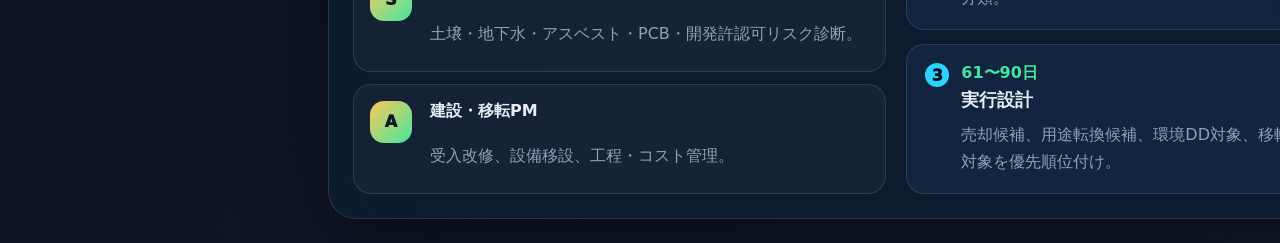
<file: research/nissan_cre_2026/OPEN_DASHBOARD.html>
<!doctype html>
<html lang="ja">
  <head>
    <meta charset="utf-8" />
    <meta http-equiv="refresh" content="0; url=./dashboard/index.html" />
    <meta name="viewport" content="width=device-width, initial-scale=1" />
    <title>日産自動車 CRE BI Dashboard を開く</title>
    <style>
      body {
        display: grid;
        min-height: 100vh;
        margin: 0;
        place-items: center;
        color: #e6edf7;
        background: #07111f;
        font-family: system-ui, -apple-system, BlinkMacSystemFont, "Segoe UI", sans-serif;
      }

      main {
        width: min(720px, calc(100% - 32px));
        padding: 32px;
        border: 1px solid rgba(148, 163, 184, 0.25);
        border-radius: 24px;
        background: rgba(15, 28, 48, 0.9);
        box-shadow: 0 24px 80px rgba(0, 0, 0, 0.35);
      }

      a {
        color: #7dd3fc;
        font-weight: 700;
      }

      code {
        color: #43e6a0;
      }
    </style>
  </head>
  <body>
    <main>
      <h1>日産自動車 CRE BI Dashboard を開いています...</h1>
      <p>自動で遷移しない場合は、次のリンクをクリックしてください。</p>
      <p><a href="./dashboard/index.html">dashboard/index.html を開く</a></p>
      <p>このファイルは <code>research/nissan_cre_2026/OPEN_DASHBOARD.html</code> です。</p>
    </main>
  </body>
</html>
</file>
<file: research/major_real_estate_5_2026/dashboard/styles.css>
:root {
  color-scheme: dark;
  --bg: #07111f;
  --panel: rgba(15, 28, 48, 0.9);
  --panel-2: rgba(18, 34, 58, 0.92);
  --line: rgba(148, 163, 184, 0.24);
  --text: #e6edf7;
  --muted: #93a4bb;
  --cyan: #28d4ff;
  --green: #43e6a0;
  --amber: #ffc857;
  --red: #ff5c7a;
  font-family: Inter, ui-sans-serif, system-ui, -apple-system, BlinkMacSystemFont, "Segoe UI", sans-serif;
}

* { box-sizing: border-box; }
html { scroll-behavior: smooth; }
body {
  margin: 0;
  color: var(--text);
  background:
    radial-gradient(circle at 10% 5%, rgba(79, 140, 255, .28), transparent 28rem),
    radial-gradient(circle at 92% 0%, rgba(40, 212, 255, .16), transparent 30rem),
    linear-gradient(135deg, #06101d 0%, #0b1526 52%, #111827 100%);
}

.shell { width: min(1440px, calc(100% - 32px)); margin: 0 auto; padding: 28px 0 48px; }
.hero, .panel, .kpi-card, .toolbar { border: 1px solid var(--line); background: var(--panel); box-shadow: 0 24px 70px rgba(0,0,0,.32); backdrop-filter: blur(18px); }
.hero { display: grid; grid-template-columns: 1fr 230px; gap: 24px; align-items: center; min-height: 290px; padding: 34px; border-radius: 32px; background: linear-gradient(135deg, rgba(79,140,255,.24), rgba(15,28,48,.9)); }
.eyebrow { margin: 0 0 8px; color: var(--cyan); font-size: .78rem; font-weight: 900; letter-spacing: .14em; text-transform: uppercase; }
h1 { margin: 0; font-size: clamp(2.4rem, 5vw, 4.8rem); line-height: .98; letter-spacing: -.07em; }
.lead { max-width: 860px; color: #c3d0e3; font-size: 1.06rem; line-height: 1.9; }
.hero-score { display: grid; min-height: 190px; place-items: center; border-radius: 28px; background: rgba(7,17,31,.58); border: 1px solid rgba(255,255,255,.16); }
.hero-score span, .hero-score em { color: var(--muted); font-style: normal; }
.hero-score strong { font-size: 5rem; letter-spacing: -.08em; color: var(--green); }

.toolbar { display: flex; gap: 16px; margin: 18px 0; padding: 16px; border-radius: 22px; }
.toolbar div { display: grid; gap: 6px; min-width: 230px; }
label { color: var(--muted); font-size: .84rem; font-weight: 800; }
select { appearance: none; border: 1px solid var(--line); border-radius: 14px; padding: 12px 14px; color: var(--text); background: rgba(255,255,255,.06); font: inherit; }

.kpi-grid { display: grid; grid-template-columns: repeat(4, minmax(0, 1fr)); gap: 14px; margin-bottom: 18px; }
.kpi-card { padding: 18px; border-radius: 22px; }
.kpi-card span, .metrics span { color: var(--muted); font-size: .88rem; font-weight: 800; }
.kpi-card strong { display: block; margin-top: 8px; font-size: 1.9rem; letter-spacing: -.05em; }
.kpi-card p { color: var(--muted); margin: 8px 0 0; }

.dashboard-grid { display: grid; grid-template-columns: .9fr 1.1fr; gap: 18px; margin-bottom: 18px; }
.panel { padding: 22px; border-radius: 28px; }
.panel-title { margin-bottom: 18px; }
.panel-title.inline { display: flex; justify-content: space-between; align-items: end; }
h2 { margin: 0; font-size: 1.7rem; letter-spacing: -.04em; }
.pill { display: inline-flex; padding: 8px 12px; border-radius: 999px; color: #06101d; background: var(--green); font-weight: 900; }

.ranking-list, .bar-chart { display: grid; gap: 12px; }
.rank-row { display: grid; grid-template-columns: 34px 1fr 48px; align-items: center; gap: 12px; }
.rank-row > b { display: grid; width: 32px; height: 32px; place-items: center; border-radius: 10px; color: #06101d; background: linear-gradient(135deg, var(--amber), var(--green)); }
.rank-row span { display: block; margin-bottom: 6px; font-weight: 800; }
.rank-row i, .bar-row i { display: block; height: 10px; overflow: hidden; border-radius: 999px; background: rgba(255,255,255,.10); }
.rank-row em, .bar-row em { display: block; height: 100%; border-radius: inherit; background: linear-gradient(90deg, var(--cyan), var(--green)); }
.rank-row strong { text-align: right; color: var(--green); }
.bar-row { display: grid; grid-template-columns: 110px 1fr 110px; gap: 12px; align-items: center; }
.bar-row span { color: var(--muted); font-weight: 900; }
.bar-row strong { text-align: right; }

.company-grid { display: grid; grid-template-columns: repeat(5, minmax(250px, 1fr)); gap: 14px; overflow-x: auto; padding-bottom: 2px; }
.company-card { min-width: 250px; padding: 18px; border: 1px solid var(--line); border-radius: 22px; background: var(--panel-2); }
.card-head { display: flex; justify-content: space-between; align-items: center; }
.card-head span { color: var(--cyan); font-weight: 900; }
.card-head strong { color: var(--green); font-size: 2rem; }
h3 { margin: 8px 0 14px; font-size: 1.35rem; }
.metrics { display: grid; grid-template-columns: 1fr 1fr; gap: 10px; }
.metrics div { padding: 10px; border-radius: 14px; background: rgba(255,255,255,.05); }
.metrics b { display: block; margin-top: 4px; font-size: 1rem; }
.chips { display: flex; flex-wrap: wrap; gap: 6px; margin: 14px 0; }
.chips span { padding: 5px 8px; border-radius: 999px; color: var(--cyan); background: rgba(40,212,255,.11); font-size: .78rem; font-weight: 800; }
ul { margin: 0; padding-left: 1.1rem; color: var(--muted); line-height: 1.55; }
.action { margin: 14px 0 0; color: #cfe7ff; line-height: 1.6; }

.matrix { display: grid; grid-template-columns: repeat(4, minmax(0, 1fr)); gap: 12px; }
.theme-cell { padding: 16px; border-radius: 18px; border: 1px solid var(--line); background: rgba(255,255,255,.045); }
.theme-cell b { display: block; margin-bottom: 8px; color: var(--amber); }
.theme-cell span { color: var(--muted); line-height: 1.6; }
.source-list { display: grid; gap: 10px; }
.source-list a { display: grid; gap: 4px; padding: 12px 14px; border-radius: 14px; color: var(--text); background: rgba(255,255,255,.045); text-decoration: none; }
.source-list span { color: #7dd3fc; font-size: .86rem; overflow-wrap: anywhere; }

@media (max-width: 980px) {
  .hero, .dashboard-grid { grid-template-columns: 1fr; }
  .kpi-grid, .matrix { grid-template-columns: repeat(2, minmax(0, 1fr)); }
  .toolbar { flex-direction: column; }
}
@media (max-width: 620px) {
  .shell { width: min(100% - 20px, 1440px); padding-top: 12px; }
  .hero, .panel { padding: 18px; border-radius: 22px; }
  .kpi-grid, .matrix { grid-template-columns: 1fr; }
  .bar-row { grid-template-columns: 88px 1fr; }
  .bar-row strong { grid-column: 2; text-align: left; }
}
</file>
<file: research/nissan_cre_2026/dashboard/styles.css>
:root {
  color-scheme: dark;
  --bg: #07111f;
  --bg-soft: #0c1829;
  --panel: rgba(15, 28, 48, 0.86);
  --panel-solid: #101f35;
  --line: rgba(148, 163, 184, 0.2);
  --text: #e6edf7;
  --muted: #91a2b8;
  --blue: #4f8cff;
  --cyan: #28d4ff;
  --green: #43e6a0;
  --amber: #ffc857;
  --red: #ff5c7a;
  --purple: #9d7cff;
  --shadow: 0 24px 80px rgba(0, 0, 0, 0.35);
  font-family: Inter, ui-sans-serif, system-ui, -apple-system, BlinkMacSystemFont, "Segoe UI", sans-serif;
}

* { box-sizing: border-box; }

html { scroll-behavior: smooth; }

body {
  margin: 0;
  min-height: 100vh;
  color: var(--text);
  background:
    radial-gradient(circle at 15% 12%, rgba(79, 140, 255, 0.28), transparent 28rem),
    radial-gradient(circle at 80% 2%, rgba(40, 212, 255, 0.16), transparent 26rem),
    linear-gradient(135deg, #06101d 0%, #0a1020 46%, #111827 100%);
}

body::before {
  position: fixed;
  inset: 0;
  z-index: -1;
  pointer-events: none;
  content: "";
  background-image:
    linear-gradient(rgba(255, 255, 255, 0.035) 1px, transparent 1px),
    linear-gradient(90deg, rgba(255, 255, 255, 0.035) 1px, transparent 1px);
  background-size: 44px 44px;
  mask-image: linear-gradient(to bottom, black, transparent 88%);
}

.app-shell {
  display: grid;
  grid-template-columns: 280px minmax(0, 1fr);
  gap: 24px;
  min-height: 100vh;
  padding: 24px;
}

.sidebar {
  position: sticky;
  top: 24px;
  height: calc(100vh - 48px);
  display: flex;
  flex-direction: column;
  padding: 22px;
  border: 1px solid var(--line);
  border-radius: 28px;
  background: rgba(7, 17, 31, 0.82);
  backdrop-filter: blur(22px);
  box-shadow: var(--shadow);
}

.brand {
  display: flex;
  gap: 14px;
  align-items: center;
  padding-bottom: 24px;
  border-bottom: 1px solid var(--line);
}

.brand-mark {
  display: grid;
  width: 54px;
  height: 54px;
  place-items: center;
  border-radius: 18px;
  color: #07111f;
  font-weight: 900;
  letter-spacing: -0.04em;
  background: linear-gradient(135deg, var(--cyan), var(--green));
  box-shadow: 0 12px 34px rgba(40, 212, 255, 0.28);
}

.eyebrow,
.label {
  margin: 0 0 6px;
  color: var(--cyan);
  font-size: 0.72rem;
  font-weight: 800;
  letter-spacing: 0.13em;
  text-transform: uppercase;
}

.brand h1 {
  margin: 0;
  font-size: 1.25rem;
  letter-spacing: -0.03em;
}

.nav-list {
  display: grid;
  gap: 8px;
  margin: 28px 0;
}

.nav-list a {
  padding: 12px 14px;
  border: 1px solid transparent;
  border-radius: 14px;
  color: var(--muted);
  font-weight: 700;
  text-decoration: none;
  transition: 0.2s ease;
}

.nav-list a:hover,
.nav-list a.active {
  color: var(--text);
  border-color: rgba(79, 140, 255, 0.32);
  background: rgba(79, 140, 255, 0.13);
}

.sidebar-card {
  margin-top: auto;
  padding: 18px;
  border: 1px solid var(--line);
  border-radius: 20px;
  background: linear-gradient(180deg, rgba(79, 140, 255, 0.16), rgba(15, 28, 48, 0.86));
}

.sidebar-card strong { display: block; margin-bottom: 8px; font-size: 1.5rem; }
.sidebar-card span { color: var(--muted); font-size: 0.9rem; line-height: 1.6; }

.dashboard {
  display: grid;
  gap: 22px;
  max-width: 1500px;
  margin: 0 auto;
  width: 100%;
}

.hero,
.panel,
.kpi-card {
  border: 1px solid var(--line);
  background: var(--panel);
  backdrop-filter: blur(22px);
  box-shadow: var(--shadow);
}

.hero {
  display: grid;
  grid-template-columns: minmax(0, 1fr) 240px;
  gap: 28px;
  align-items: center;
  min-height: 320px;
  padding: 38px;
  overflow: hidden;
  border-radius: 32px;
  background:
    linear-gradient(135deg, rgba(79, 140, 255, 0.28), rgba(15, 28, 48, 0.88)),
    radial-gradient(circle at 90% 10%, rgba(67, 230, 160, 0.28), transparent 18rem);
}

.hero h2 {
  max-width: 980px;
  margin: 0;
  font-size: clamp(2.2rem, 5vw, 4.8rem);
  line-height: 0.98;
  letter-spacing: -0.07em;
}

.hero-copy {
  max-width: 850px;
  color: #c3d0e3;
  font-size: 1.08rem;
  line-height: 1.9;
}

.hero-score {
  position: relative;
  display: grid;
  place-items: center;
  min-height: 230px;
  padding: 24px;
  border: 1px solid rgba(255, 255, 255, 0.18);
  border-radius: 28px;
  background: rgba(7, 17, 31, 0.52);
}

.hero-score::before {
  position: absolute;
  inset: 18px;
  border-radius: 50%;
  content: "";
  background: conic-gradient(var(--green) 0 92%, rgba(255, 255, 255, 0.12) 92% 100%);
  mask: radial-gradient(circle, transparent 56%, black 57%);
}

.hero-score span,
.hero-score em,
.hero-score p { position: relative; margin: 0; color: var(--muted); }
.hero-score strong { position: relative; font-size: 4.8rem; line-height: 0.92; letter-spacing: -0.08em; }
.hero-score p { color: var(--green); font-weight: 900; }

.kpi-grid {
  display: grid;
  grid-template-columns: repeat(4, minmax(0, 1fr));
  gap: 16px;
}

.kpi-card {
  padding: 20px;
  border-radius: 24px;
}

.kpi-card span,
.finance-grid span {
  color: var(--muted);
  font-size: 0.9rem;
  font-weight: 700;
}

.kpi-card strong {
  display: block;
  margin: 10px 0;
  font-size: 2rem;
  letter-spacing: -0.05em;
}

.kpi-card p,
.asset-card p,
.priority-list p,
.timeline p {
  margin: 10px 0 0;
  color: var(--muted);
  line-height: 1.65;
}

.meter {
  height: 10px;
  overflow: hidden;
  border-radius: 999px;
  background: rgba(255, 255, 255, 0.1);
}

.meter i {
  display: block;
  height: 100%;
  border-radius: inherit;
  background: linear-gradient(90deg, var(--blue), var(--cyan));
}

.kpi-card.critical .meter i { background: linear-gradient(90deg, var(--red), var(--amber)); }
.kpi-card.warning .meter i { background: linear-gradient(90deg, var(--amber), var(--green)); }

.panel {
  padding: 24px;
  border-radius: 28px;
}

.section-title {
  display: flex;
  justify-content: space-between;
  align-items: end;
  gap: 16px;
  margin-bottom: 18px;
}

.section-title h3 {
  margin: 0;
  font-size: clamp(1.35rem, 2vw, 2rem);
  letter-spacing: -0.04em;
}

.table-wrap { overflow-x: auto; }

table {
  width: 100%;
  border-collapse: collapse;
  min-width: 980px;
}

th,
td {
  padding: 14px 16px;
  border-bottom: 1px solid var(--line);
  text-align: left;
  vertical-align: top;
}

th {
  color: var(--muted);
  font-size: 0.82rem;
  text-transform: uppercase;
}

td { color: #dbe5f4; line-height: 1.55; }
a { color: #7dd3fc; }

.badge {
  display: inline-flex;
  align-items: center;
  justify-content: center;
  min-width: 34px;
  padding: 5px 9px;
  border-radius: 999px;
  font-weight: 900;
}

.badge.high { color: #2b0b13; background: #ff9bae; }
.badge.mid { color: #2c2104; background: #ffd879; }

.two-column {
  display: grid;
  grid-template-columns: minmax(0, 1.1fr) minmax(360px, 0.9fr);
  gap: 22px;
}

.signal-list { display: grid; gap: 12px; }
.signal-item {
  position: relative;
  padding: 16px 16px 16px 22px;
  border: 1px solid var(--line);
  border-radius: 18px;
  background: rgba(255, 255, 255, 0.035);
}

.signal-item::before {
  position: absolute;
  top: 16px;
  bottom: 16px;
  left: 10px;
  width: 4px;
  border-radius: 999px;
  content: "";
}

.signal-item.severe::before { background: var(--red); }
.signal-item.high::before { background: var(--amber); }
.signal-item.medium::before { background: var(--green); }
.signal-item b { display: block; margin-bottom: 4px; }
.signal-item span { color: var(--cyan); font-size: 0.85rem; font-weight: 900; }
.signal-item p { margin: 6px 0 0; color: var(--muted); line-height: 1.6; }

.chart-card { display: grid; place-items: center; }
.chart-card .section-title { width: 100%; }

.radial {
  display: grid;
  width: 220px;
  height: 220px;
  margin: 8px auto 22px;
  place-items: center;
  border-radius: 50%;
  background: conic-gradient(var(--green) calc(var(--score) * 1%), rgba(255,255,255,0.1) 0);
  box-shadow: inset 0 0 0 20px rgba(7, 17, 31, 0.72), 0 18px 40px rgba(67, 230, 160, 0.14);
}

.radial span { font-size: 3rem; font-weight: 950; letter-spacing: -0.06em; }

.score-bars { display: grid; gap: 12px; width: 100%; }
.score-bars div {
  display: grid;
  grid-template-columns: 150px minmax(0, 1fr) 54px;
  gap: 10px;
  align-items: center;
  color: var(--muted);
  font-size: 0.9rem;
}
.score-bars i { height: 9px; overflow: hidden; border-radius: 999px; background: rgba(255,255,255,0.1); }
.score-bars b { display: block; height: 100%; border-radius: inherit; background: linear-gradient(90deg, var(--blue), var(--green)); }
.score-bars em { color: var(--text); font-style: normal; font-weight: 900; }

.finance-grid {
  display: grid;
  grid-template-columns: repeat(4, minmax(0, 1fr));
  gap: 14px;
}

.finance-grid article {
  padding: 18px;
  border: 1px solid var(--line);
  border-radius: 18px;
  background: rgba(255, 255, 255, 0.035);
}

.finance-grid strong { display: block; margin: 8px 0; font-size: 1.45rem; letter-spacing: -0.04em; }
.finance-grid em { color: var(--green); font-style: normal; font-weight: 900; }
.finance-grid em.down { color: var(--red); }
.finance-grid p { margin: 8px 0 0; color: var(--muted); }

.bar-chart { display: grid; gap: 12px; margin-top: 22px; }
.bar-row { display: grid; grid-template-columns: 170px minmax(0, 1fr); gap: 12px; align-items: center; }
.bar-row span { color: var(--muted); font-weight: 800; }
.bar-row i { position: relative; height: 34px; border-radius: 12px; background: rgba(255,255,255,0.08); overflow: hidden; }
.bar-row i::before { position: absolute; inset: 0 auto 0 0; width: var(--bar); content: ""; border-radius: inherit; background: linear-gradient(90deg, var(--blue), var(--cyan)); }
.bar-row.negative i::before { background: linear-gradient(90deg, var(--red), var(--amber)); }
.bar-row b { position: relative; z-index: 1; display: grid; height: 100%; align-items: center; padding-left: 12px; }

.asset-cards {
  display: grid;
  grid-template-columns: repeat(3, minmax(0, 1fr));
  gap: 16px;
}

.asset-card {
  padding: 20px;
  border: 1px solid var(--line);
  border-radius: 22px;
  background: rgba(255, 255, 255, 0.035);
}
.asset-card.focus { border-color: rgba(255, 92, 122, 0.45); background: linear-gradient(180deg, rgba(255,92,122,0.13), rgba(255,255,255,0.035)); }
.asset-card > span { color: var(--cyan); font-size: 0.78rem; font-weight: 950; letter-spacing: 0.1em; }
.asset-card h4 { margin: 8px 0 14px; font-size: 1.2rem; }
dl { display: grid; gap: 8px; margin: 0; }
dl div { display: flex; justify-content: space-between; gap: 14px; padding: 8px 0; border-bottom: 1px solid var(--line); }
dt { color: var(--muted); }
dd { margin: 0; font-weight: 900; }

.playbook-grid {
  display: grid;
  grid-template-columns: minmax(0, 1fr) minmax(340px, 0.8fr);
  gap: 20px;
}
.priority-list { display: grid; gap: 12px; }
.priority-list div {
  display: grid;
  grid-template-columns: 46px minmax(0, 1fr);
  gap: 4px 14px;
  padding: 16px;
  border: 1px solid var(--line);
  border-radius: 18px;
  background: rgba(255,255,255,0.035);
}
.priority-list span {
  grid-row: span 2;
  display: grid;
  width: 42px;
  height: 42px;
  place-items: center;
  border-radius: 14px;
  color: #111827;
  background: linear-gradient(135deg, var(--amber), var(--green));
  font-weight: 950;
}

.timeline {
  display: grid;
  gap: 14px;
  margin: 0;
  padding: 0;
  list-style: none;
  counter-reset: step;
}
.timeline li {
  position: relative;
  padding: 18px 18px 18px 54px;
  border: 1px solid var(--line);
  border-radius: 18px;
  background: rgba(79,140,255,0.08);
  counter-increment: step;
}
.timeline li::before {
  position: absolute;
  top: 18px;
  left: 18px;
  display: grid;
  width: 24px;
  height: 24px;
  place-items: center;
  border-radius: 50%;
  color: #07111f;
  content: counter(step);
  background: var(--cyan);
  font-weight: 950;
}
.timeline b { color: var(--green); }
.timeline span { display: block; margin: 4px 0; font-size: 1.1rem; font-weight: 900; }

@media (max-width: 1180px) {
  .app-shell { grid-template-columns: 1fr; }
  .sidebar { position: static; height: auto; }
  .nav-list { grid-template-columns: repeat(3, minmax(0, 1fr)); }
  .hero, .two-column, .playbook-grid { grid-template-columns: 1fr; }
  .kpi-grid, .finance-grid { grid-template-columns: repeat(2, minmax(0, 1fr)); }
  .asset-cards { grid-template-columns: 1fr; }
}

@media (max-width: 720px) {
  .app-shell { padding: 12px; }
  .hero, .panel { padding: 18px; border-radius: 22px; }
  .kpi-grid, .finance-grid { grid-template-columns: 1fr; }
  .nav-list { grid-template-columns: 1fr; }
  .score-bars div { grid-template-columns: 1fr; }
  .bar-row { grid-template-columns: 1fr; }
}

.section-title.stacked {
  align-items: flex-start;
}

.filter-pills {
  display: flex;
  flex-wrap: wrap;
  gap: 8px;
  justify-content: flex-end;
}

.filter-pills button {
  padding: 8px 11px;
  border: 1px solid var(--line);
  border-radius: 999px;
  color: var(--muted);
  background: rgba(255, 255, 255, 0.035);
  cursor: pointer;
  font: inherit;
  font-size: 0.8rem;
  font-weight: 800;
}

.filter-pills button:hover,
.filter-pills button.active {
  color: var(--text);
  border-color: rgba(40, 212, 255, 0.42);
  background: rgba(40, 212, 255, 0.14);
}

.signal-item[hidden] {
  display: none;
}
</file>
